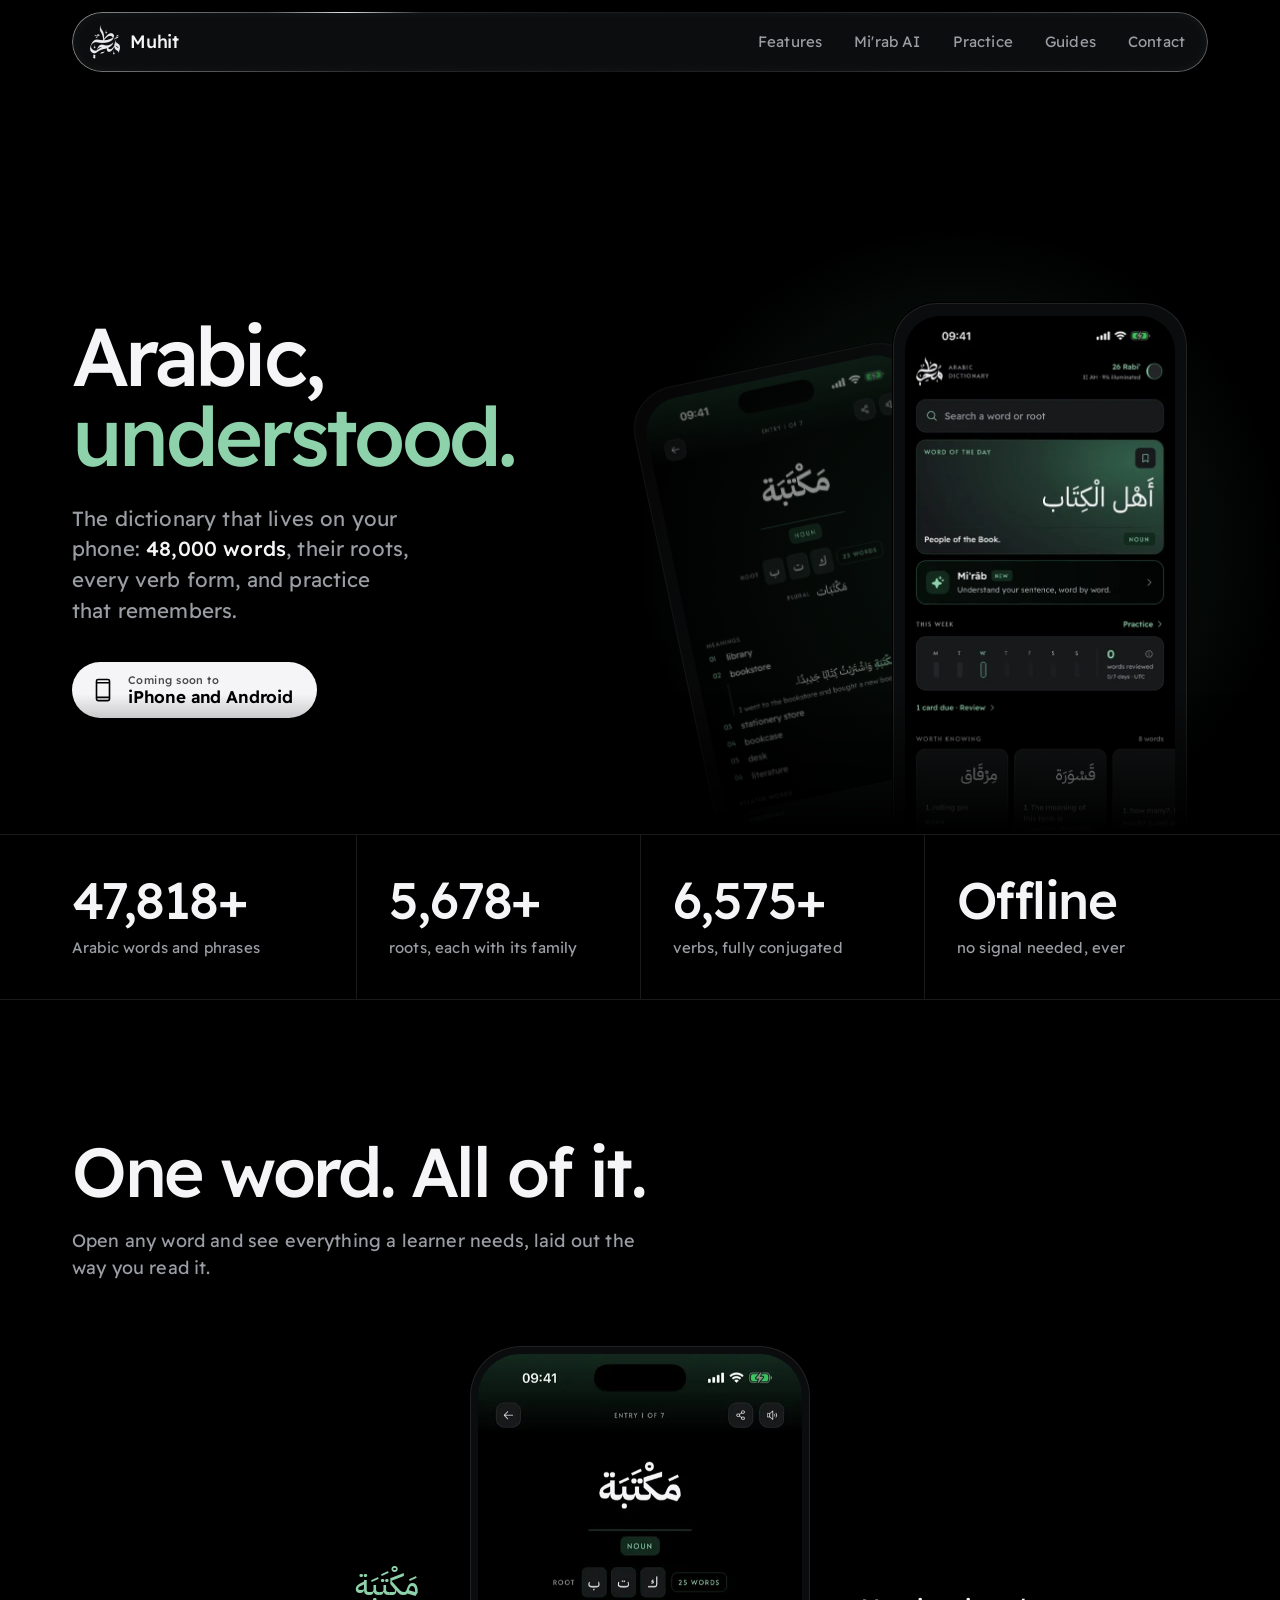
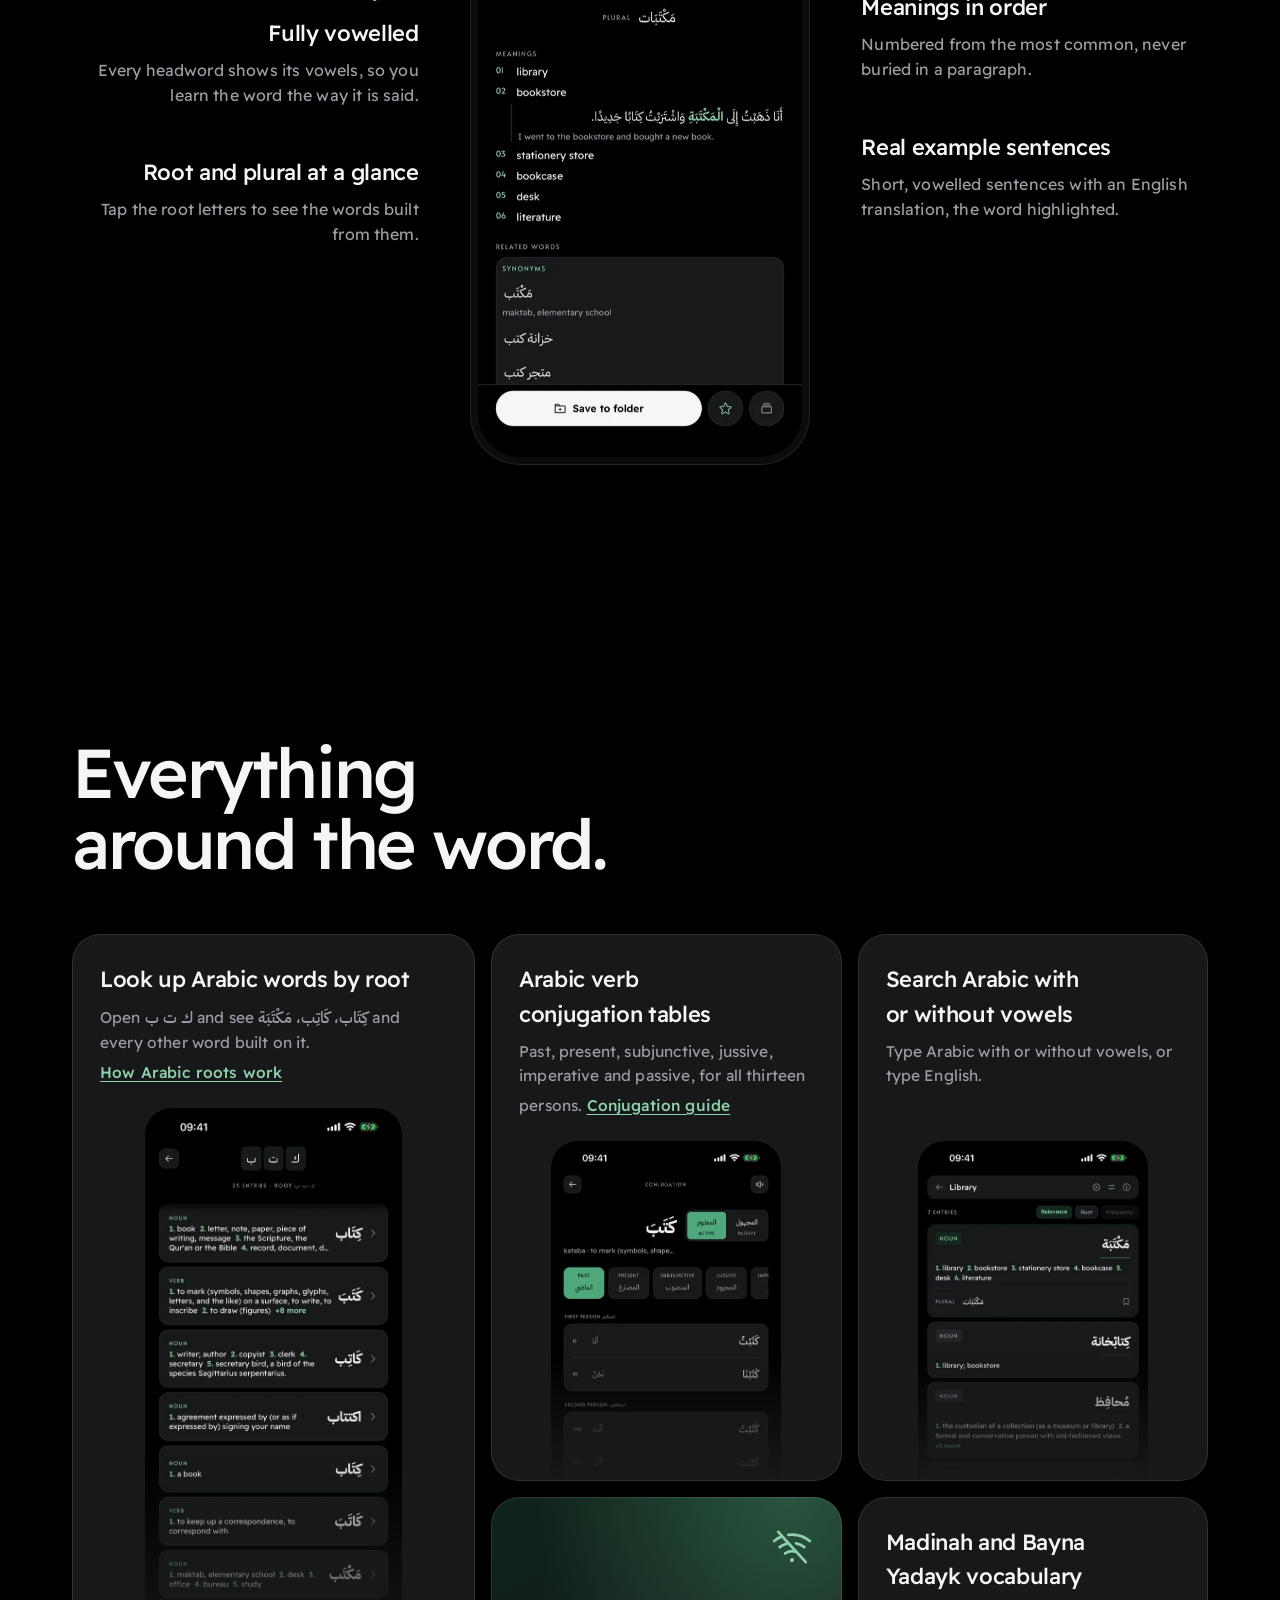
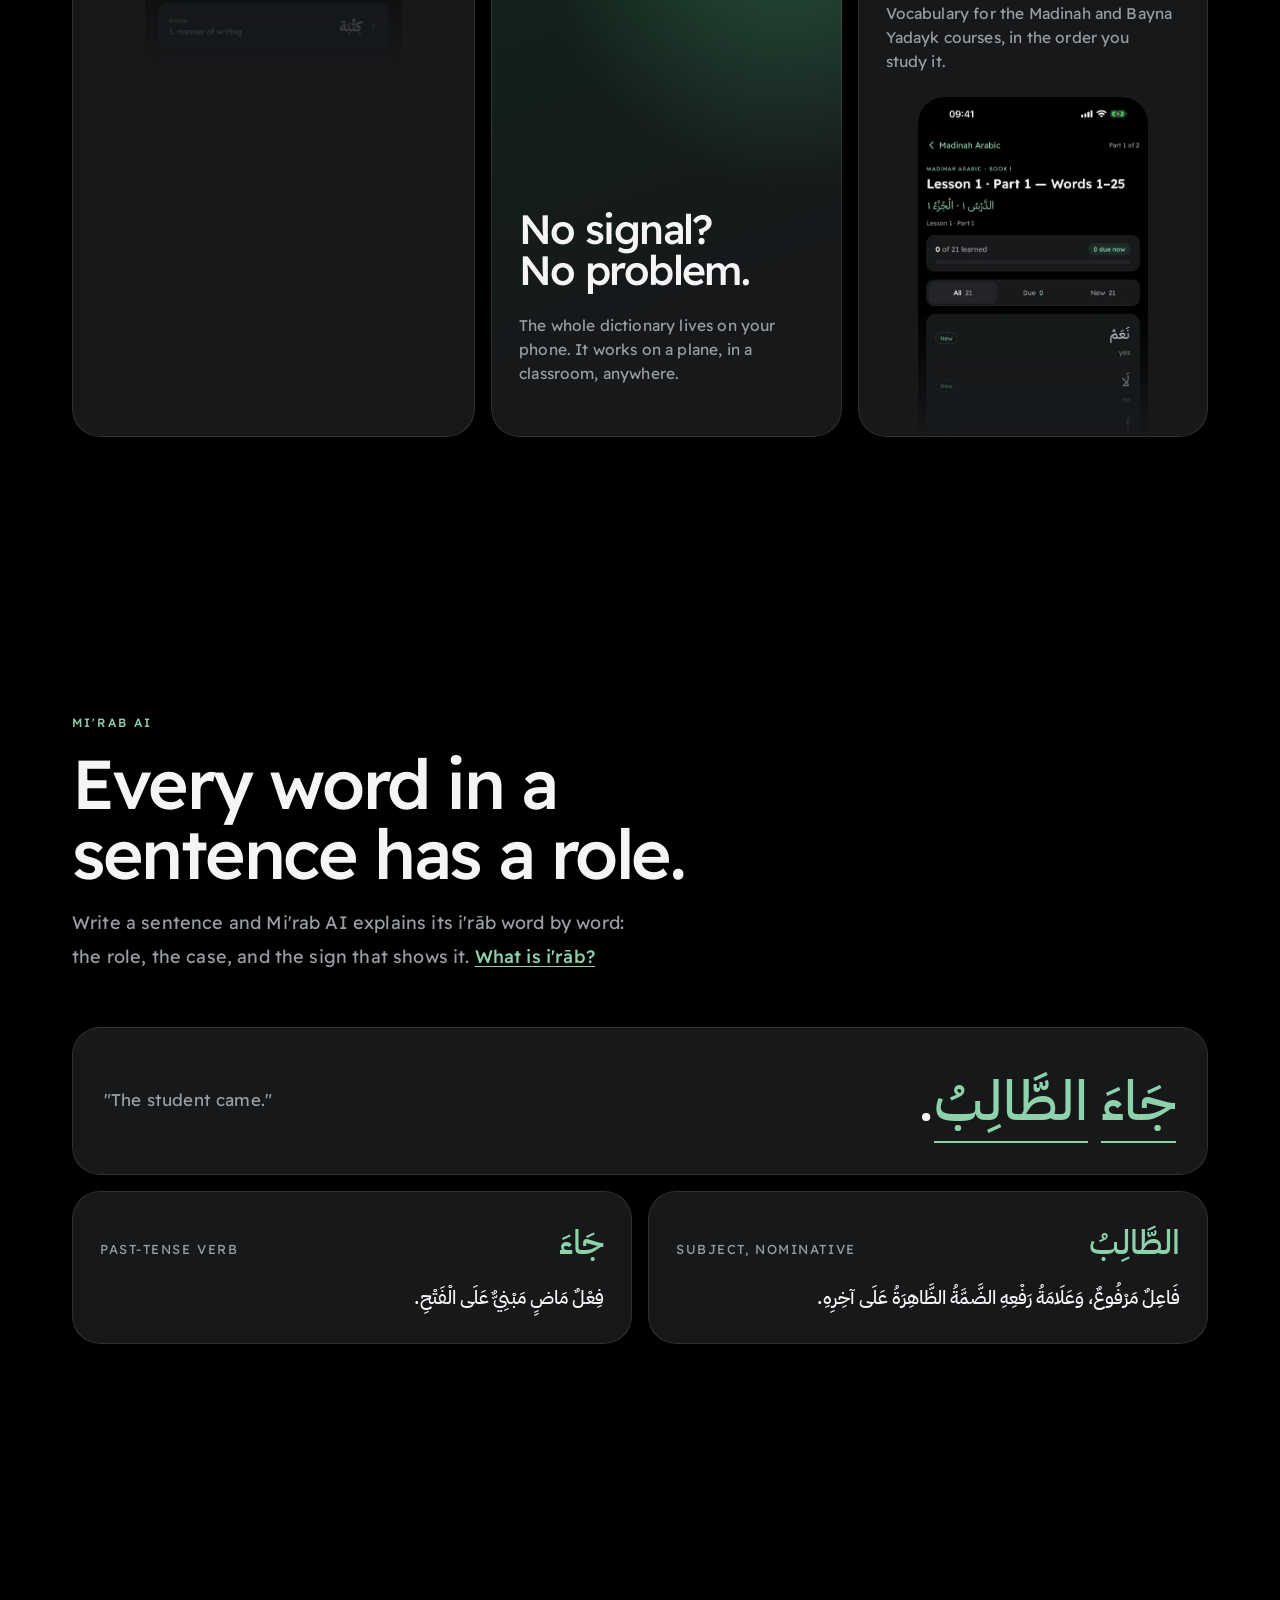
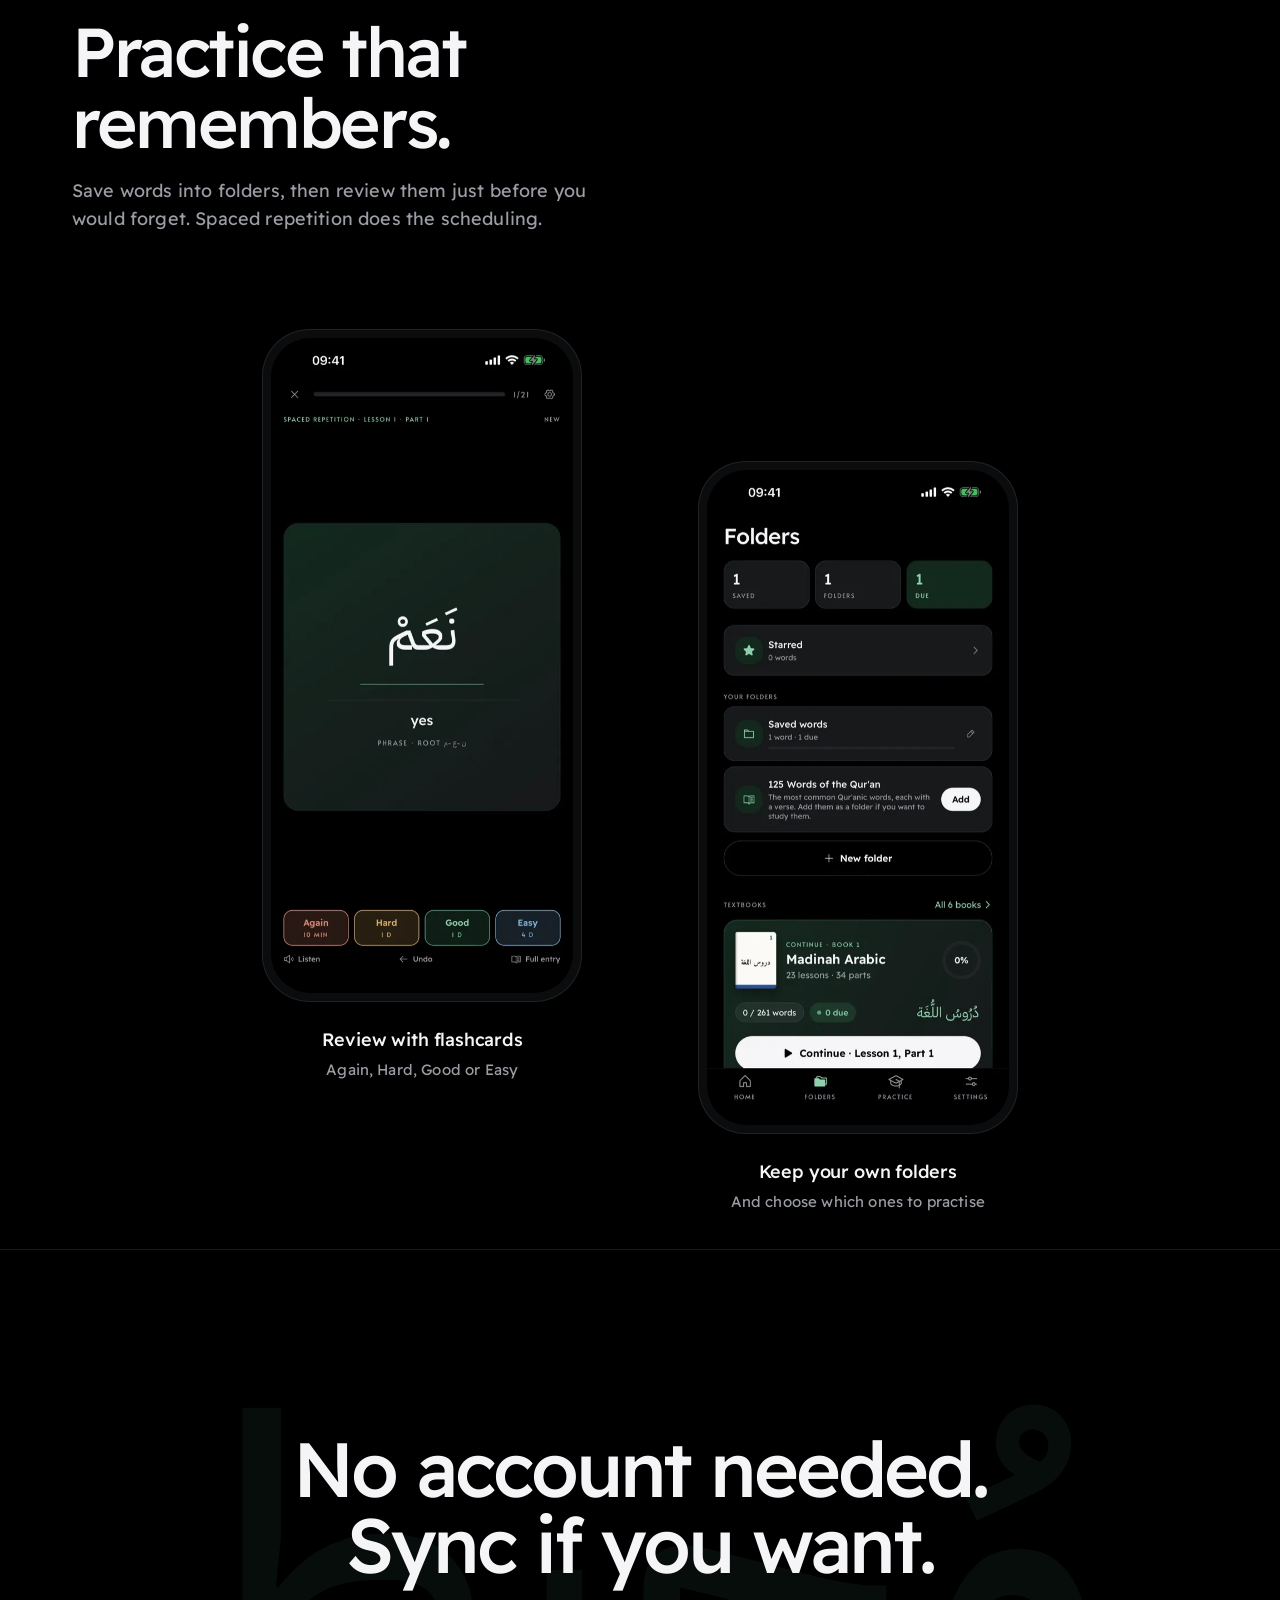
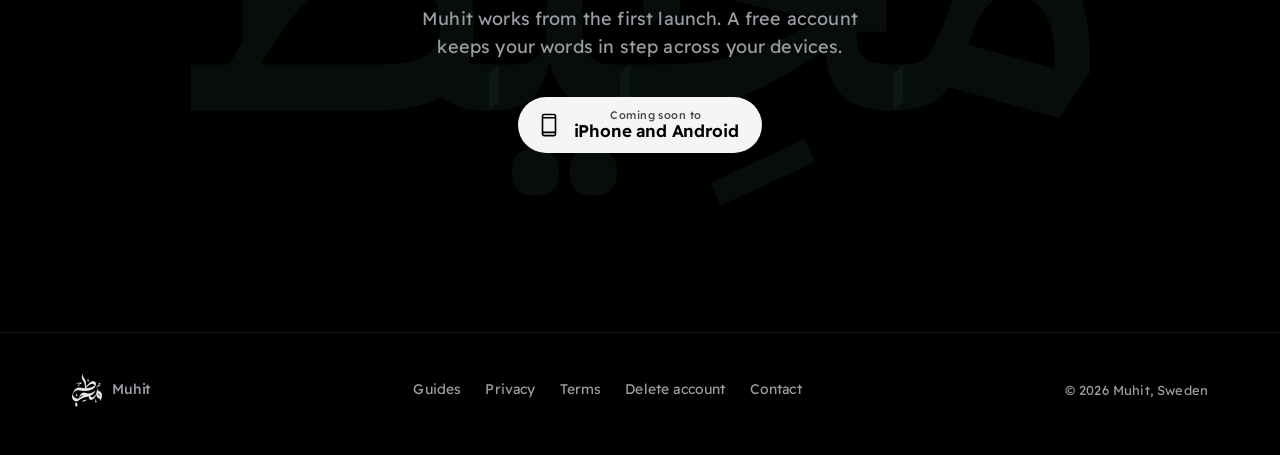
<file: index.html>
<!DOCTYPE html>
<html lang="en">
<head>
<meta charset="utf-8">
<meta name="viewport" content="width=device-width, initial-scale=1, viewport-fit=cover">
<meta http-equiv="Content-Security-Policy" content="default-src 'self'; script-src 'self' 'sha256-PXKem6akuWbCb5ewP8m6E3YfstSqd3wR5G1FWbf0isc='; style-src 'self' 'unsafe-inline'; img-src 'self' data:; font-src 'self'; media-src 'self'; connect-src 'self'; object-src 'none'; base-uri 'self'; form-action 'self'; upgrade-insecure-requests">
<title>Muhit | Offline Arabic dictionary with roots and verb conjugation</title>
<meta name="description" content="Muhit is an offline Arabic and English dictionary with roots, full verb conjugations, textbook vocabulary and spaced-repetition practice.">
<link rel="canonical" href="https://muhit.site/">
<meta name="theme-color" content="#000000">
<meta property="og:type" content="website">
<meta property="og:site_name" content="Muhit">
<meta property="og:title" content="Muhit | Offline Arabic dictionary with roots and verb conjugation">
<meta property="og:description" content="48,000 Arabic words, their roots and every verb form. Works offline.">
<meta property="og:image" content="https://muhit.site/assets/og-image.png">
<meta property="og:image:width" content="1200">
<meta property="og:image:height" content="630">
<meta property="og:url" content="https://muhit.site/">
<meta name="twitter:card" content="summary_large_image">
<link rel="icon" href="/assets/icon.png">
<link rel="apple-touch-icon" href="/assets/icon.png">
<link rel="preload" href="/assets/fonts/ReadexPro-Medium.ttf" as="font" type="font/ttf" crossorigin>
<link rel="stylesheet" href="/assets/style.css?v=606be1e4">
<script type="application/ld+json">[{"@context": "https://schema.org", "@type": "MobileApplication", "name": "Muhit", "alternateName": "مُحِيط", "applicationCategory": "EducationalApplication", "operatingSystem": "iOS, Android", "description": "Offline Arabic-English dictionary with 48,000+ vowelled words, roots, full verb conjugation tables, textbook vocabulary, spaced-repetition practice and Mi'rab AI sentence analysis.", "inLanguage": ["en", "ar"], "url": "https://muhit.site/", "image": "https://muhit.site/assets/og-image.png", "publisher": {"@type": "Organization", "name": "Muhit", "url": "https://muhit.site", "logo": "https://muhit.site/assets/icon.png", "email": "admin@muhit.site"}}, {"@context": "https://schema.org", "@type": "WebSite", "name": "Muhit", "url": "https://muhit.site/"}]</script>
<script>document.documentElement.classList.add("js");setTimeout(function(){document.documentElement.classList.add("revealed")},2500);</script>
</head>
<body>
<a class="skip" href="#main">Skip to content</a>

<header class="nav">
  <div class="wrap glass">
    <a class="brand" href="/" aria-label="Muhit home"><img src="/assets/logo-sm.png" alt="" width="30" height="34">Muhit</a>
    <nav aria-label="Main">
      <ul class="nav-links">
        <li class="hide-sm"><a href="#features">Features</a></li>
        <li class="hide-sm"><a href="#mirab">Mi'rab AI</a></li>
        <li class="hide-md"><a href="#practice">Practice</a></li>
        <li><a href="/guides/">Guides</a></li>
        <li><a href="mailto:admin@muhit.site">Contact</a></li>
      </ul>
    </nav>
  </div>
</header>

<main id="main">
  <section class="hero">
    <div class="wrap hero-grid">
      <div class="hero-copy">
        <h1><span class="line" data-reveal>Arabic,</span> <span class="line" data-reveal style="--d:110ms"><em>understood.</em></span></h1>
        <p class="hero-sub" data-reveal style="--d:220ms">The dictionary that lives on your phone: <strong>48,000 words</strong>, their roots, every verb form, and practice that remembers.</p>
        <div class="hero-cta" data-reveal style="--d:320ms">
          <span class="store" role="img" aria-label="Coming soon to iPhone and Android">
            <svg viewBox="0 0 256 256" fill="currentColor" aria-hidden="true"><path d="M176 16H80a24 24 0 0 0-24 24v176a24 24 0 0 0 24 24h96a24 24 0 0 0 24-24V40a24 24 0 0 0-24-24M72 64h112v128H72Zm8-32h96a8 8 0 0 1 8 8v8H72v-8a8 8 0 0 1 8-8m96 192H80a8 8 0 0 1-8-8v-8h112v8a8 8 0 0 1-8 8"/></svg>
            <span><small>Coming soon to</small><b>iPhone and Android</b></span>
          </span>
        </div>
      </div>
      <div class="hero-phones" aria-hidden="true">
        <div class="phone back"><img src="/assets/img/02-word.webp" alt="" width="543" height="1180" fetchpriority="low"></div>
        <div class="phone front" data-reveal style="--d:160ms"><img src="/assets/img/01-home.webp" alt="" width="543" height="1180" fetchpriority="high"></div>
      </div>
    </div>
  </section>

  <section class="numbers" aria-label="Muhit in numbers">
    <div class="wrap">
      <ul>
        <li data-reveal><b>48,000+</b><span>Arabic words and phrases</span></li>
        <li data-reveal style="--d:60ms"><b>5,700+</b><span>roots, each with its family</span></li>
        <li data-reveal style="--d:120ms"><b>6,600+</b><span>verbs, fully conjugated</span></li>
        <li data-reveal style="--d:180ms"><b>Offline</b><span>no signal needed, ever</span></li>
      </ul>
    </div>
  </section>

  <section class="section" aria-labelledby="anatomy-title">
    <div class="wrap">
      <h2 class="section-title" id="anatomy-title" data-reveal>One word. All of it.</h2>
      <p class="section-lead" data-reveal style="--d:80ms">Open any word and see everything a learner needs, laid out the way you read it.</p>
      <div class="anatomy">
        <div class="notes left">
          <div class="note-item" data-reveal><span class="ar" lang="ar" dir="rtl">مَكْتَبَة</span><h3>Fully vowelled</h3><p>Every headword shows its vowels, so you learn the word the way it is said.</p></div>
          <div class="note-item" data-reveal style="--d:80ms"><h3>Root and plural at a glance</h3><p>Tap the root letters to see the words built from them.</p></div>
        </div>
        <div class="phone" data-reveal style="--d:120ms"><img src="/assets/img/02-word.webp" alt="Muhit's page for مَكْتَبَة: its meanings, root ك ت ب, plural مَكْتَبَات and an example sentence." width="543" height="1180" loading="lazy"></div>
        <div class="notes">
          <div class="note-item" data-reveal style="--d:160ms"><h3>Meanings in order</h3><p>Numbered from the most common, never buried in a paragraph.</p></div>
          <div class="note-item" data-reveal style="--d:220ms"><h3>Real example sentences</h3><p>Short, vowelled sentences with an English translation, the word highlighted.</p></div>
        </div>
      </div>
    </div>
  </section>

  <section class="section" id="features" aria-labelledby="features-title">
    <div class="wrap">
      <h2 class="section-title" id="features-title" data-reveal>Everything around the word.</h2>
      <div class="bento">
        <article class="tile tile-roots" data-reveal>
          <h3>Look up Arabic words by root</h3>
          <p>Open <span class="ar" lang="ar" dir="rtl">ك ت ب</span> and see <span class="ar" lang="ar" dir="rtl">كِتَاب، كَاتِب، مَكْتَبَة</span> and every other word built on it. <a class="more-link" href="/guides/arabic-roots/">How Arabic roots work</a></p>
          <div class="shot"><img src="/assets/img/04-root.webp" alt="The root ك ت ب in Muhit, listing 25 related words." width="543" height="1180" loading="lazy"></div>
        </article>
        <article class="tile" data-reveal style="--d:60ms">
          <h3>Arabic verb conjugation tables</h3>
          <p>Past, present, subjunctive, jussive, imperative and passive, for all thirteen persons. <a class="more-link" href="/guides/arabic-verb-conjugation/">Conjugation guide</a></p>
          <div class="shot"><img src="/assets/img/08-conjugation.webp" alt="The full conjugation table for كَتَبَ." width="543" height="1180" loading="lazy"></div>
        </article>
        <article class="tile" data-reveal style="--d:120ms">
          <h3>Search Arabic with or without vowels</h3>
          <p>Type Arabic with or without vowels, or type English.</p>
          <div class="shot"><img src="/assets/img/03-search.webp" alt="Searching for library returns مَكْتَبَة first." width="543" height="1180" loading="lazy"></div>
        </article>
        <article class="tile tile-offline" data-reveal style="--d:60ms">
          <svg class="glyph" viewBox="0 0 256 256" fill="currentColor" aria-hidden="true"><path d="M213.92 210.62a8 8 0 1 1-11.84 10.76l-52-57.15a60 60 0 0 0-57.41 7.24 8 8 0 1 1-9.42-12.93A75.43 75.43 0 0 1 128 144c1.28 0 2.55 0 3.82.1l-26.92-29.61A108 108 0 0 0 61 135.31 8 8 0 0 1 49.73 134 8 8 0 0 1 51 122.77a124.3 124.3 0 0 1 41.71-21.66L69.37 75.4a155.4 155.4 0 0 0-40.29 24A8 8 0 0 1 18.92 87 171.9 171.9 0 0 1 58 62.86L42.08 45.38a8 8 0 1 1 11.84-10.76ZM128 192a12 12 0 1 0 12 12 12 12 0 0 0-12-12M237.08 87A172.3 172.3 0 0 0 106 49.4a8 8 0 1 0 2 15.87A158 158 0 0 1 128 64a156.25 156.25 0 0 1 98.92 35.37A8 8 0 0 0 237.08 87M195 135.31a8 8 0 0 0 11.24-1.3 8 8 0 0 0-1.3-11.24 124.25 124.25 0 0 0-51.73-24.2 8 8 0 1 0-3.21 15.67 108.1 108.1 0 0 1 45 21.07"/></svg>
          <h3 class="big">No signal?<br>No problem.</h3>
          <p>The whole dictionary lives on your phone. It works on a plane, in a classroom, anywhere.</p>
        </article>
        <article class="tile" data-reveal style="--d:120ms">
          <h3>Madinah and Bayna Yadayk vocabulary</h3>
          <p>Vocabulary for the Madinah and Bayna Yadayk courses, in the order you study it.</p>
          <div class="shot"><img src="/assets/img/10-lesson.webp" alt="Lesson 1, Part 1 of the Madinah Arabic course in Muhit." width="543" height="1180" loading="lazy"></div>
        </article>
      </div>
    </div>
  </section>

  <section class="section mirab" id="mirab" aria-labelledby="mirab-title">
    <div class="wrap">
      <div class="mirab-head">
        <span class="label" data-reveal>Mi'rab AI</span>
        <h2 class="section-title" id="mirab-title" data-reveal style="--d:60ms; margin-top: 14px; max-width: 18ch">Every word in a sentence has a role.</h2>
        <p class="section-lead" data-reveal style="--d:120ms">Write a sentence and Mi'rab AI explains its i'rāb word by word: the role, the case, and the sign that shows it. <a class="more-link" href="/guides/what-is-irab/">What is i'rāb?</a></p>
      </div>
      <div class="mirab-demo" aria-label="Example analysis">
        <div class="sentence" data-reveal>
          <span class="tr">"The student came."</span>
          <span class="ar" lang="ar" dir="rtl"><span data-w="1">جَاءَ</span> <span data-w="2">الطَّالِبُ</span>.</span>
        </div>
        <div class="irab" data-for="1" data-reveal style="--d:80ms">
          <div class="top-row"><span class="role">Past-tense verb</span><span class="ar word" lang="ar">جَاءَ</span></div>
          <span class="ar why" lang="ar" dir="rtl">فِعْلٌ مَاضٍ مَبْنِيٌّ عَلَى الْفَتْحِ.</span>
        </div>
        <div class="irab" data-for="2" data-reveal style="--d:140ms">
          <div class="top-row"><span class="role">Subject, nominative</span><span class="ar word" lang="ar">الطَّالِبُ</span></div>
          <span class="ar why" lang="ar" dir="rtl">فَاعِلٌ مَرْفُوعٌ، وَعَلَامَةُ رَفْعِهِ الضَّمَّةُ الظَّاهِرَةُ عَلَى آخِرِهِ.</span>
        </div>
      </div>
    </div>
  </section>

  <section class="section" id="practice" aria-labelledby="practice-title">
    <div class="wrap">
      <h2 class="section-title" id="practice-title" data-reveal>Practice that remembers.</h2>
      <p class="section-lead" data-reveal style="--d:80ms">Save words into folders, then review them just before you would forget. Spaced repetition does the scheduling.</p>
      <div class="gallery">
        <figure data-reveal>
          <div class="phone"><img src="/assets/img/11-flashcard.webp" alt="A flashcard for نَعَمْ, yes, with Again, Hard, Good and Easy buttons." width="543" height="1180" loading="lazy"></div>
          <figcaption><b>Review with flashcards</b><span>Again, Hard, Good or Easy</span></figcaption>
        </figure>
        <figure data-reveal style="--d:100ms">
          <div class="phone"><img src="/assets/img/09-folders.webp" alt="Folders: saved words, starred words and textbooks." width="543" height="1180" loading="lazy"></div>
          <figcaption><b>Keep your own folders</b><span>And choose which ones to practise</span></figcaption>
        </figure>
      </div>
    </div>
  </section>

  <section class="closing" aria-labelledby="closing-title">
    <span class="watermark ar" lang="ar" aria-hidden="true">مُحِيط</span>
    <div class="wrap">
      <h2 id="closing-title" data-reveal>No account needed.<br>Sync if you want.</h2>
      <p data-reveal style="--d:80ms">Muhit works from the first launch. A free account keeps your words in step across your devices.</p>
      <span class="store" role="img" aria-label="Coming soon to iPhone and Android" data-reveal style="--d:160ms">
        <svg viewBox="0 0 256 256" fill="currentColor" aria-hidden="true"><path d="M176 16H80a24 24 0 0 0-24 24v176a24 24 0 0 0 24 24h96a24 24 0 0 0 24-24V40a24 24 0 0 0-24-24M72 64h112v128H72Zm8-32h96a8 8 0 0 1 8 8v8H72v-8a8 8 0 0 1 8-8m96 192H80a8 8 0 0 1-8-8v-8h112v8a8 8 0 0 1-8 8"/></svg>
        <span><small>Coming soon to</small><b>iPhone and Android</b></span>
      </span>
    </div>
  </section>
</main>

<footer class="footer">
  <div class="wrap">
    <a class="brand" href="/"><img src="/assets/logo-sm.png" alt="" width="30" height="34">Muhit</a>
    <nav aria-label="Site"><a href="/guides/">Guides</a><a href="/privacy/">Privacy</a><a href="/terms/">Terms</a><a href="/delete-account/">Delete account</a><a href="mailto:admin@muhit.site">Contact</a></nav>
    <small>© 2026 Muhit, Sweden</small>
  </div>
</footer>

<script src="/assets/site.js?v=0b70996f" defer></script>
</body>
</html>
</file>
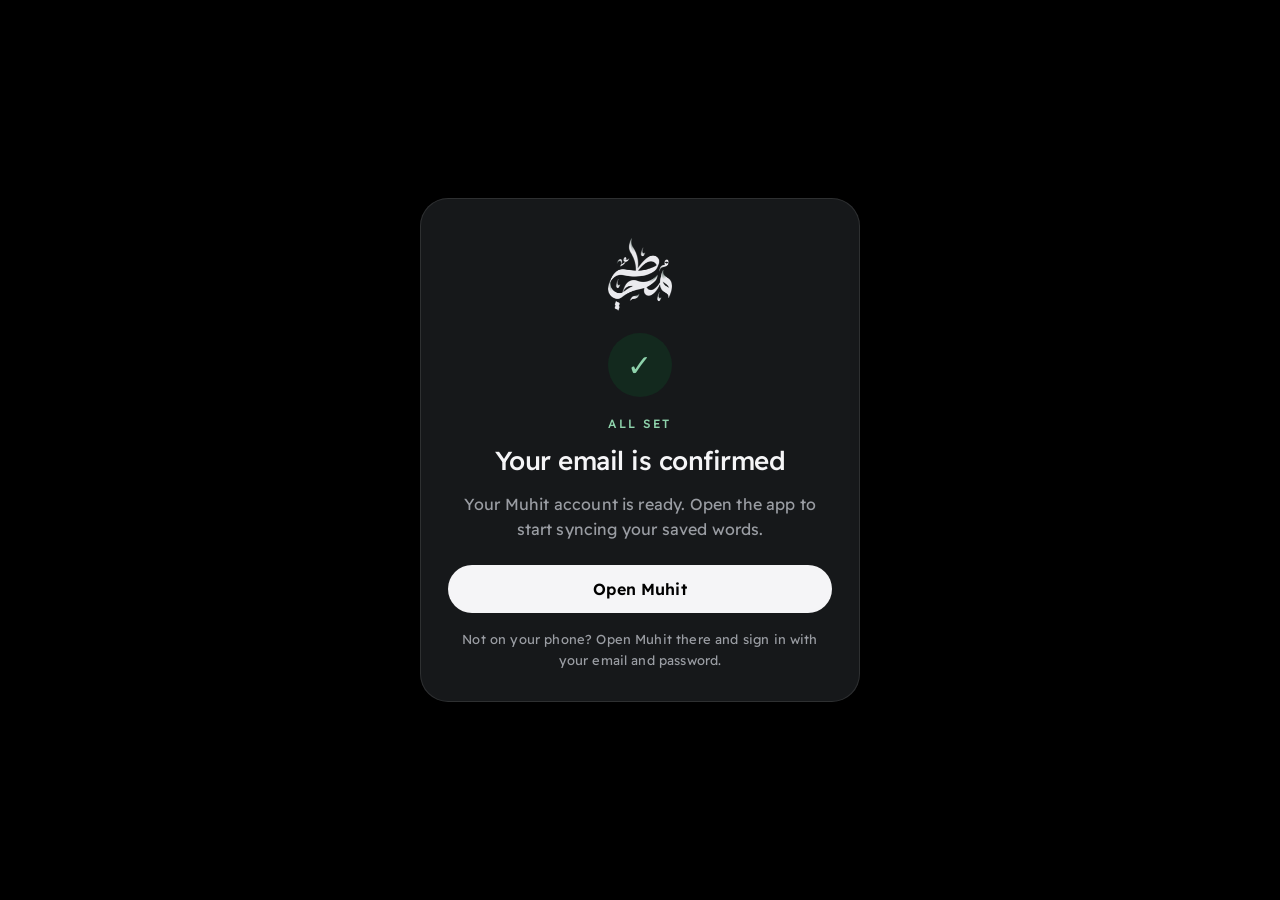
<file: confirmed/index.html>
<!DOCTYPE html>
<html lang="en">
<head>
<meta charset="utf-8">
<meta name="viewport" content="width=device-width, initial-scale=1">
<meta http-equiv="Content-Security-Policy" content="default-src 'self'; script-src 'self' 'sha256-y0PktJ8KQmhOtwcmOTm25Zlng7rXprsD6ghTp9Exdg4='; style-src 'self' 'unsafe-inline'; img-src 'self' data:; font-src 'self'; media-src 'self'; connect-src 'self'; object-src 'none'; base-uri 'self'; form-action 'self'; upgrade-insecure-requests">
<meta name="referrer" content="no-referrer">
<meta name="robots" content="noindex">
<title>Email confirmed | Muhit</title>
<meta name="theme-color" content="#000000">
<link rel="icon" href="/assets/icon.png">
<link rel="stylesheet" href="/assets/style.css?v=606be1e4">
</head>
<body>
<main class="center">
  <div class="panel">
    <a href="/"><img class="logo" src="/assets/logo-sm.png" alt="Muhit"></a>

    <div id="ok">
      <div class="badge">✓</div>
      <div class="label">All set</div>
      <h1>Your email is confirmed</h1>
      <p>Your Muhit account is ready. Open the app to start syncing your saved words.</p>
      <a id="open" class="btn" href="muhit://auth/callback">Open Muhit</a>
      <p class="hint">Not on your phone? Open Muhit there and sign in with your email and password.</p>
    </div>

    <div id="bad" hidden>
      <div class="badge bad">!</div>
      <div class="label">Link not valid</div>
      <h1>This link has already been used or has expired</h1>
      <p id="bad-text">If you already confirmed your email, just open Muhit and sign in. Otherwise, request a new link from the app.</p>
      <a class="btn" href="muhit://">Open Muhit</a>
    </div>
  </div>
</main>
<script>
  // Supabase lands here after checking the link: ?code=… on success,
  // ?error_code=… or #error_code=… when the link was used or expired.
  // The button hands the code to the app, which finishes signing in.
  // No automatic redirect: Safari shows an error if the app isn't installed.
  var q = new URLSearchParams(location.search);
  var h = new URLSearchParams(location.hash.slice(1));
  var error = q.get("error_code") || h.get("error_code") || q.get("error") || h.get("error");
  var code = q.get("code");
  if (error) {
    document.getElementById("ok").hidden = true;
    document.getElementById("bad").hidden = false;
  } else if (code) {
    document.getElementById("open").href = "muhit://auth/callback?code=" + encodeURIComponent(code);
  }
</script>
</body>
</html>
</file>
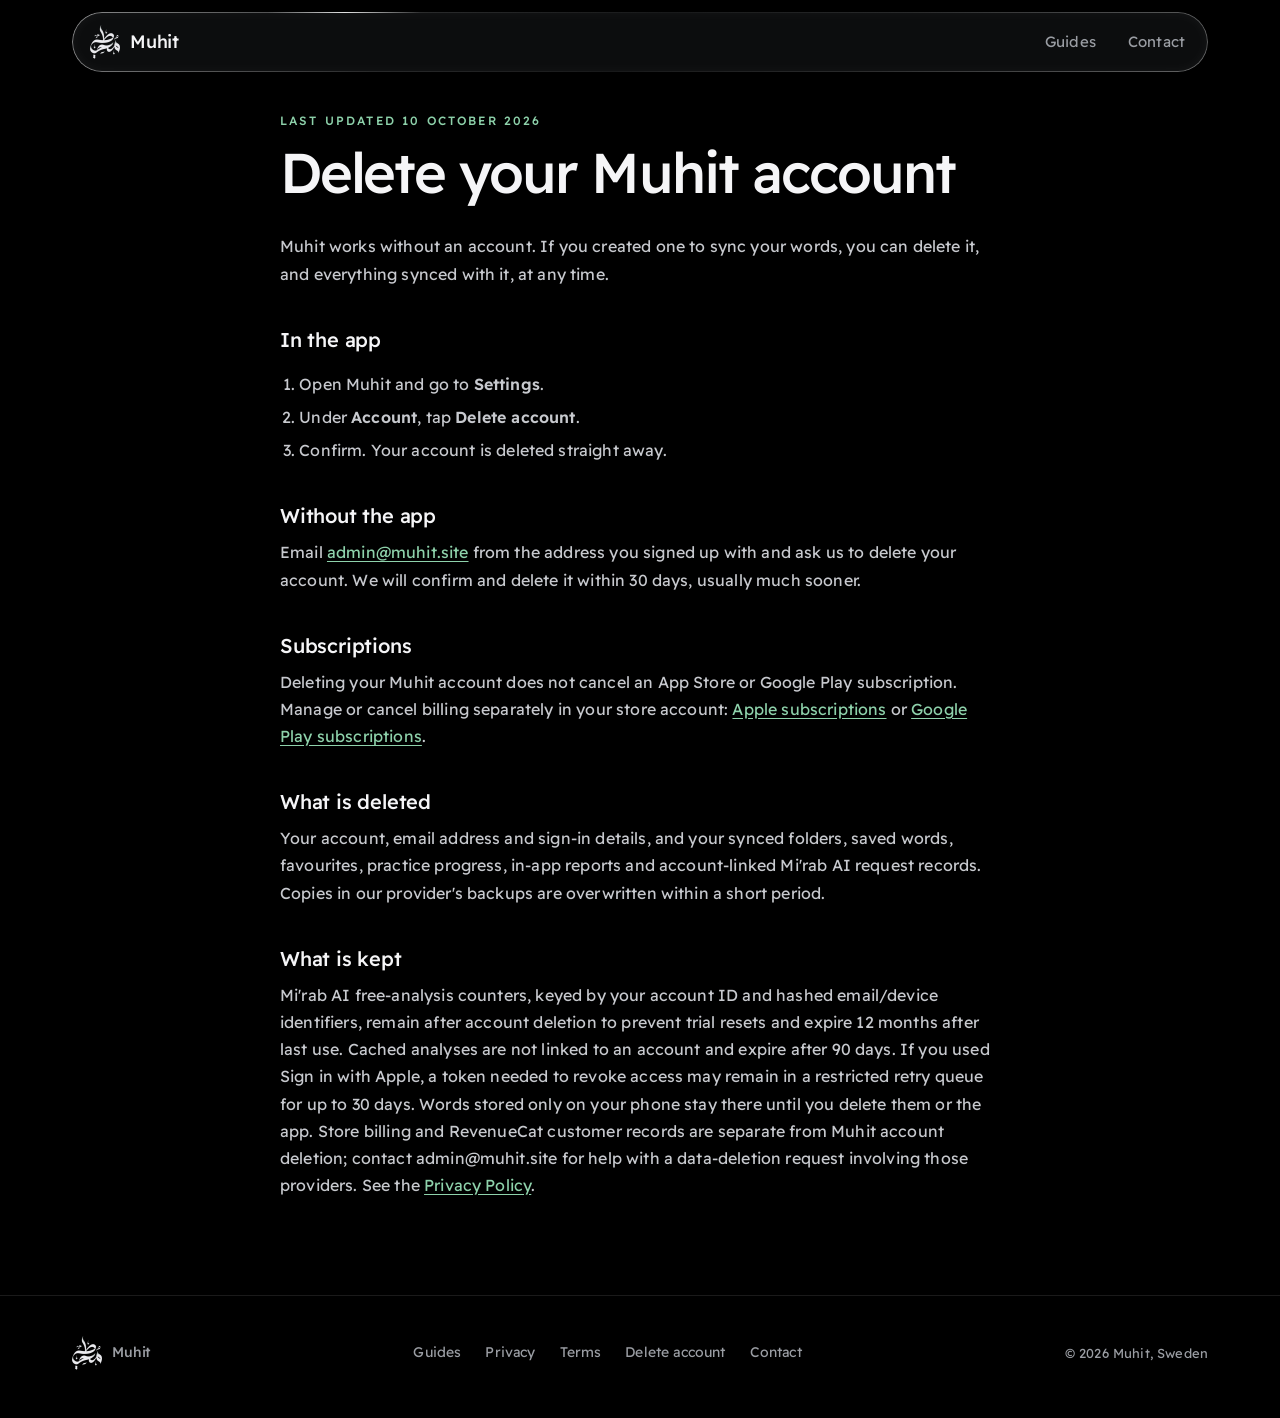
<file: delete-account/index.html>
<!DOCTYPE html>
<html lang="en">
<head>
<meta charset="utf-8">
<meta name="viewport" content="width=device-width, initial-scale=1">
<!-- GitHub Pages sends no security headers; this is the page's policy (no third-party code). -->
<meta http-equiv="Content-Security-Policy" content="default-src 'self'; script-src 'self'; style-src 'self' 'unsafe-inline'; img-src 'self' data:; font-src 'self'; media-src 'self'; connect-src 'self'; object-src 'none'; base-uri 'self'; form-action 'self'; upgrade-insecure-requests">
<title>Delete your Muhit account | Muhit</title>
<meta name="description" content="How to delete your Muhit account and its synced data, in the app or by email, and what is removed.">
<link rel="canonical" href="https://muhit.site/delete-account/">
<meta name="theme-color" content="#000000">
<meta property="og:type" content="article">
<meta property="og:site_name" content="Muhit">
<meta property="og:title" content="Delete your Muhit account">
<meta property="og:description" content="How to delete your Muhit account and its synced data, in the app or by email, and what is removed.">
<meta property="og:url" content="https://muhit.site/delete-account/">
<meta property="og:image" content="https://muhit.site/assets/og-image.png">
<meta name="twitter:card" content="summary_large_image">
<link rel="icon" href="/assets/icon.png">
<link rel="stylesheet" href="/assets/style.css?v=606be1e4">
</head>
<body>
<a class="skip" href="#main">Skip to content</a>
<header class="nav">
  <div class="wrap glass">
    <a class="brand" href="/" aria-label="Muhit home"><img src="/assets/logo-sm.png" alt="" width="30" height="34">Muhit</a>
    <nav aria-label="Main"><ul class="nav-links"><li><a href="/guides/">Guides</a></li><li><a href="mailto:admin@muhit.site">Contact</a></li></ul></nav>
  </div>
</header>
<div class="wrap doc">
  <main id="main">
    <div class="label">Last updated 10 October 2026</div>
    <h1>Delete your Muhit account</h1>
    <p>Muhit works without an account. If you created one to sync your words, you can delete it, and everything synced with it, at any time.</p>
    <h2>In the app</h2>
    <ol><li>Open Muhit and go to <b>Settings</b>.</li><li>Under <b>Account</b>, tap <b>Delete account</b>.</li><li>Confirm. Your account is deleted straight away.</li></ol>
    <h2>Without the app</h2>
    <p>Email <a href="mailto:admin@muhit.site?subject=Delete%20my%20Muhit%20account">admin@muhit.site</a> from the address you signed up with and ask us to delete your account. We will confirm and delete it within 30 days, usually much sooner.</p>
    <h2>Subscriptions</h2>
    <p>Deleting your Muhit account does not cancel an App Store or Google Play subscription. Manage or cancel billing separately in your store account: <a href="https://apps.apple.com/account/subscriptions">Apple subscriptions</a> or <a href="https://play.google.com/store/account/subscriptions">Google Play subscriptions</a>.</p>
    <h2>What is deleted</h2>
    <p>Your account, email address and sign-in details, and your synced folders, saved words, favourites, practice progress, in-app reports and account-linked Mi'rab AI request records. Copies in our provider's backups are overwritten within a short period.</p>
    <h2>What is kept</h2>
    <p>Mi'rab AI free-analysis counters, keyed by your account ID and hashed email/device identifiers, remain after account deletion to prevent trial resets and expire 12 months after last use. Cached analyses are not linked to an account and expire after 90 days. If you used Sign in with Apple, a token needed to revoke access may remain in a restricted retry queue for up to 30 days. Words stored only on your phone stay there until you delete them or the app. Store billing and RevenueCat customer records are separate from Muhit account deletion; contact admin@muhit.site for help with a data-deletion request involving those providers. See the <a href="/privacy/">Privacy Policy</a>.</p>
  </main>
</div>
<footer class="footer">
  <div class="wrap">
    <a class="brand" href="/"><img src="/assets/logo-sm.png" alt="" width="30" height="34">Muhit</a>
    <nav aria-label="Site"><a href="/guides/">Guides</a><a href="/privacy/">Privacy</a><a href="/terms/">Terms</a><a href="/delete-account/">Delete account</a><a href="mailto:admin@muhit.site">Contact</a></nav>
    <small>© 2026 Muhit, Sweden</small>
  </div>
</footer>
<script src="/assets/site.js?v=0b70996f" defer></script>
</body>
</html>
</file>
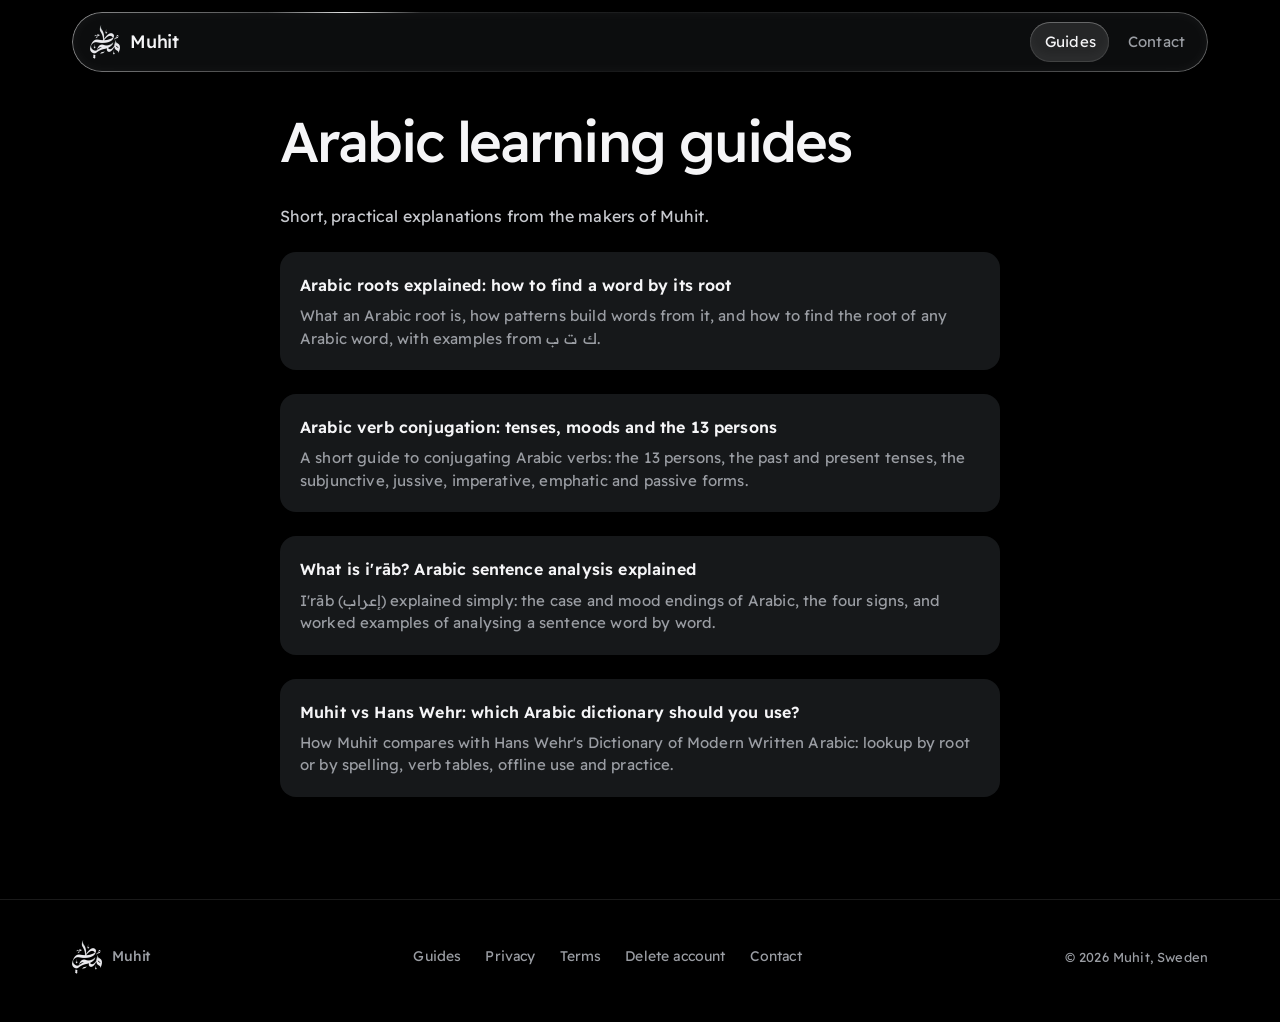
<file: guides/index.html>
<!DOCTYPE html>
<html lang="en">
<head>
<meta charset="utf-8">
<meta name="viewport" content="width=device-width, initial-scale=1">
<!-- GitHub Pages sends no security headers; this is the page's policy (no third-party code). -->
<meta http-equiv="Content-Security-Policy" content="default-src 'self'; script-src 'self'; style-src 'self' 'unsafe-inline'; img-src 'self' data:; font-src 'self'; media-src 'self'; connect-src 'self'; object-src 'none'; base-uri 'self'; form-action 'self'; upgrade-insecure-requests">
<title>Arabic learning guides | Muhit</title>
<meta name="description" content="Short guides to Arabic roots, verb conjugation and i'rāb, from the makers of the Muhit Arabic dictionary.">
<link rel="canonical" href="https://muhit.site/guides/">
<meta name="theme-color" content="#000000">
<meta property="og:type" content="article">
<meta property="og:site_name" content="Muhit">
<meta property="og:title" content="Arabic learning guides">
<meta property="og:description" content="Short guides to Arabic roots, verb conjugation and i'rāb, from the makers of the Muhit Arabic dictionary.">
<meta property="og:url" content="https://muhit.site/guides/">
<meta property="og:image" content="https://muhit.site/assets/og-image.png">
<meta name="twitter:card" content="summary_large_image">
<link rel="icon" href="/assets/icon.png">
<link rel="stylesheet" href="/assets/style.css?v=606be1e4">
</head>
<body>
<a class="skip" href="#main">Skip to content</a>
<header class="nav">
  <div class="wrap glass">
    <a class="brand" href="/" aria-label="Muhit home"><img src="/assets/logo-sm.png" alt="" width="30" height="34">Muhit</a>
    <nav aria-label="Main"><ul class="nav-links"><li><a href="/guides/">Guides</a></li><li><a href="mailto:admin@muhit.site">Contact</a></li></ul></nav>
  </div>
</header>
<div class="wrap doc">
  <main id="main">
    <h1>Arabic learning guides</h1>
    <p>Short, practical explanations from the makers of Muhit.</p>
    <ul class="guide-list"><li><a href="/guides/arabic-roots/"><b>Arabic roots explained: how to find a word by its root</b><span>What an Arabic root is, how patterns build words from it, and how to find the root of any Arabic word, with examples from ك ت ب.</span></a></li><li><a href="/guides/arabic-verb-conjugation/"><b>Arabic verb conjugation: tenses, moods and the 13 persons</b><span>A short guide to conjugating Arabic verbs: the 13 persons, the past and present tenses, the subjunctive, jussive, imperative, emphatic and passive forms.</span></a></li><li><a href="/guides/what-is-irab/"><b>What is i'rāb? Arabic sentence analysis explained</b><span>I'rāb (إعراب) explained simply: the case and mood endings of Arabic, the four signs, and worked examples of analysing a sentence word by word.</span></a></li><li><a href="/compare/muhit-vs-hans-wehr/"><b>Muhit vs Hans Wehr: which Arabic dictionary should you use?</b><span>How Muhit compares with Hans Wehr's Dictionary of Modern Written Arabic: lookup by root or by spelling, verb tables, offline use and practice.</span></a></li></ul>
  </main>
</div>
<footer class="footer">
  <div class="wrap">
    <a class="brand" href="/"><img src="/assets/logo-sm.png" alt="" width="30" height="34">Muhit</a>
    <nav aria-label="Site"><a href="/guides/">Guides</a><a href="/privacy/">Privacy</a><a href="/terms/">Terms</a><a href="/delete-account/">Delete account</a><a href="mailto:admin@muhit.site">Contact</a></nav>
    <small>© 2026 Muhit, Sweden</small>
  </div>
</footer>
<script src="/assets/site.js?v=0b70996f" defer></script>
</body>
</html>
</file>
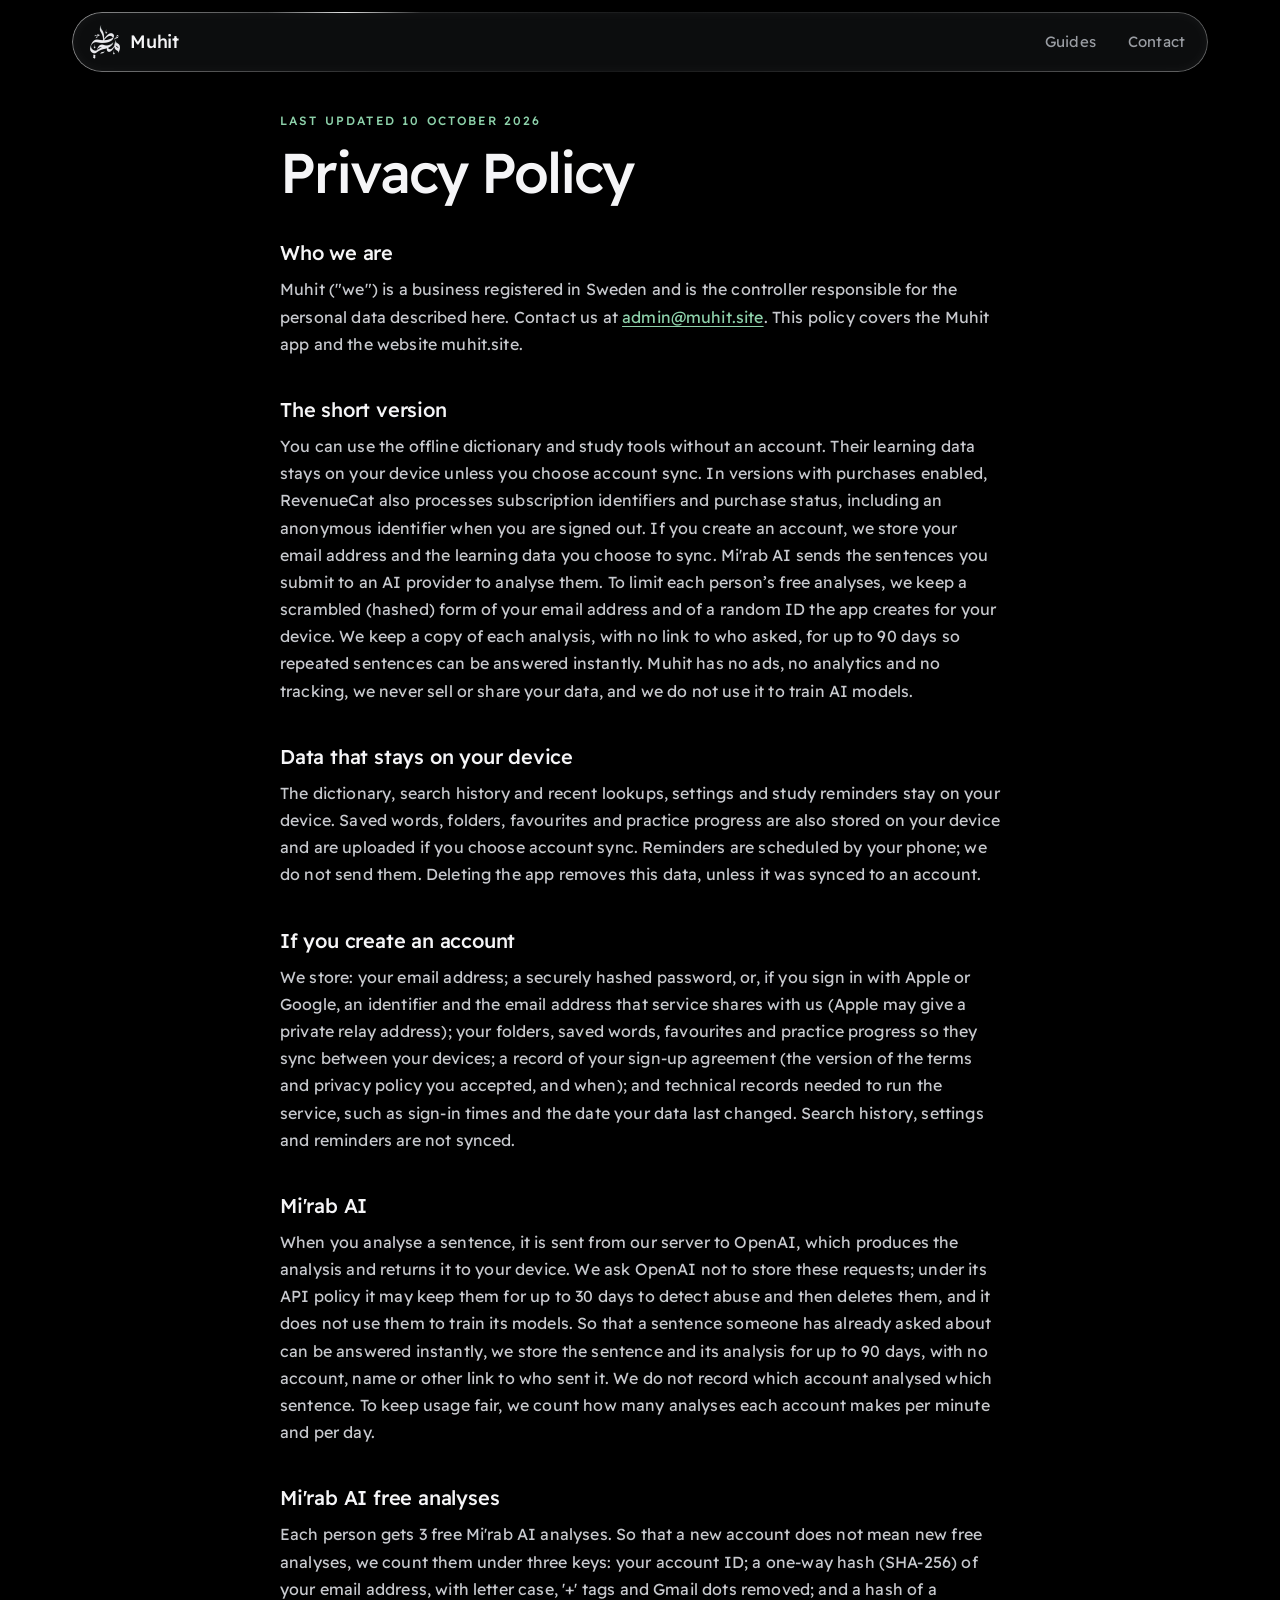
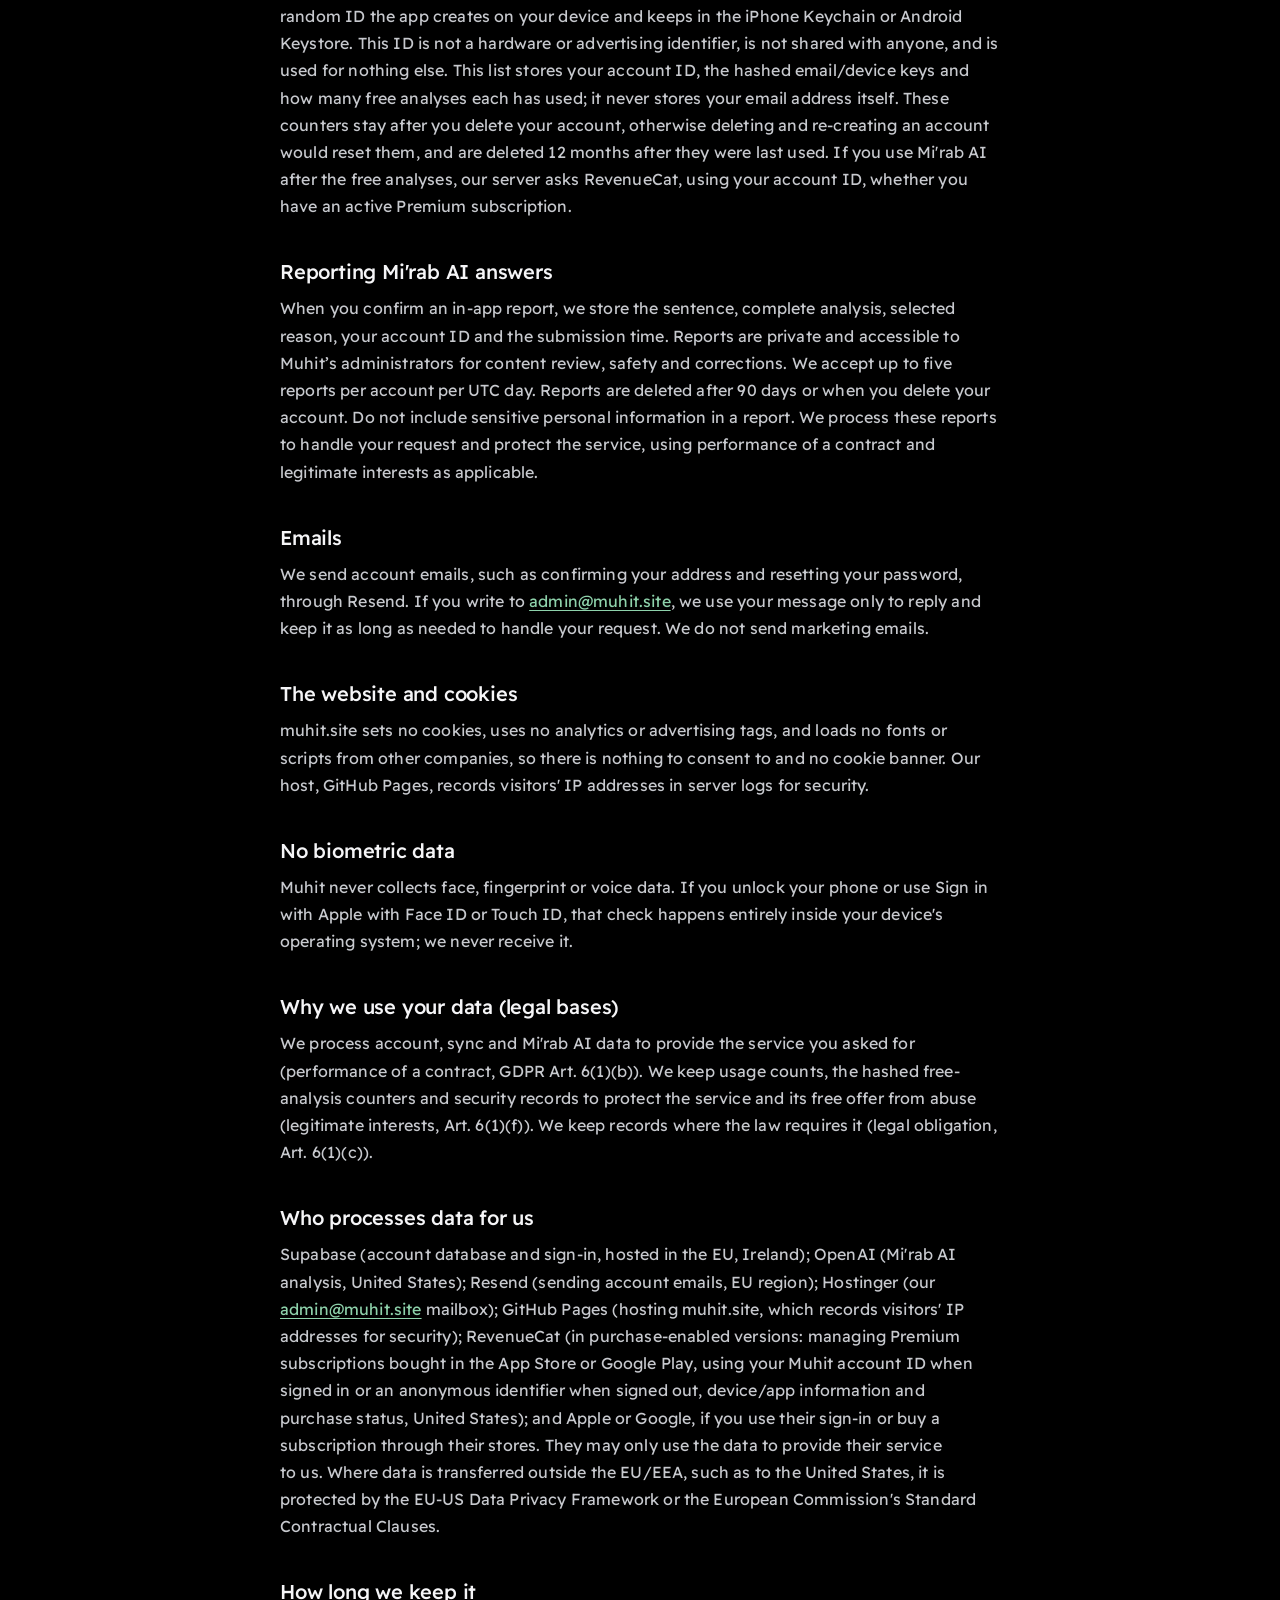
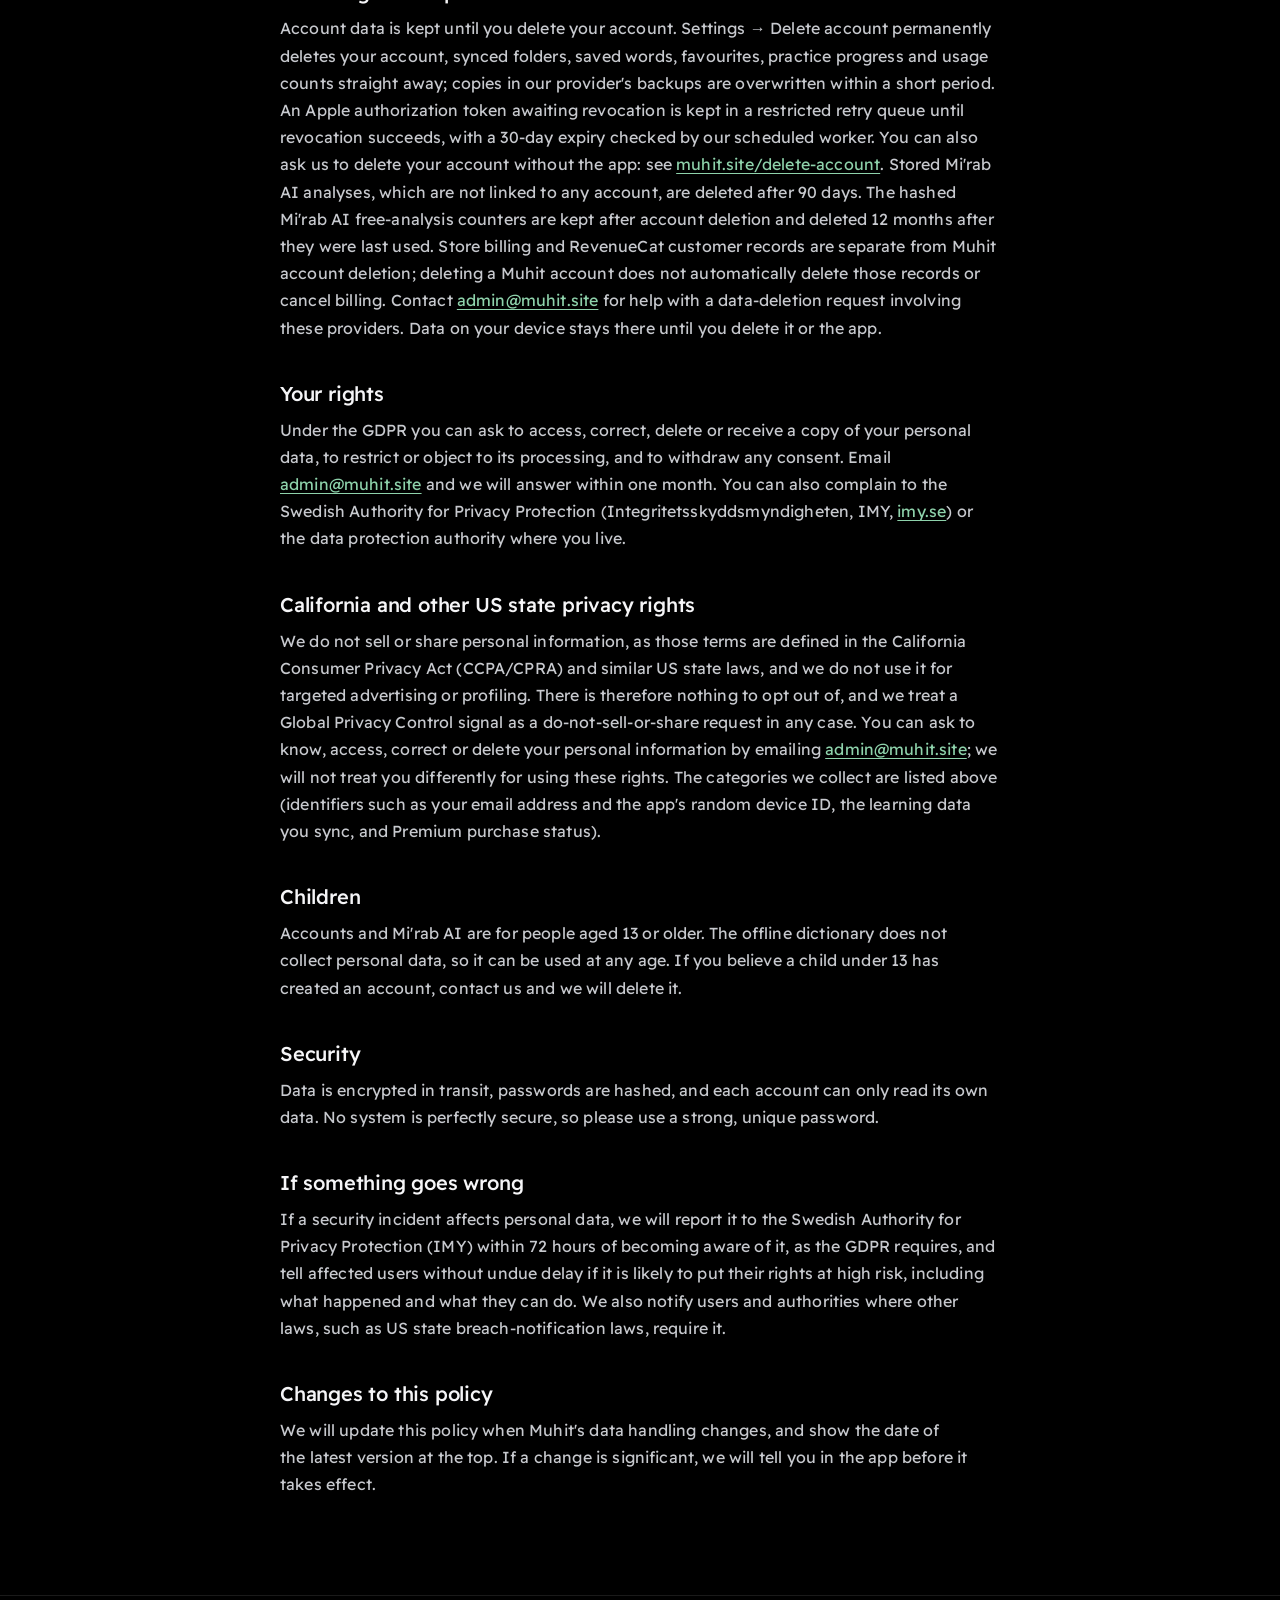
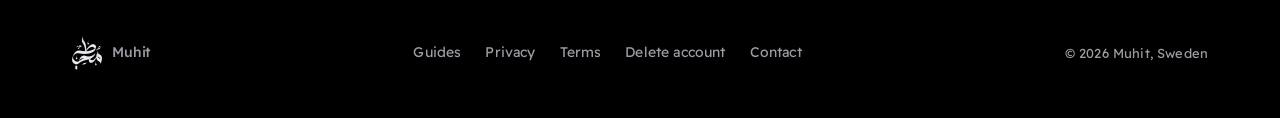
<file: privacy/index.html>
<!DOCTYPE html>
<html lang="en">
<head>
<meta charset="utf-8">
<meta name="viewport" content="width=device-width, initial-scale=1">
<!-- GitHub Pages sends no security headers; this is the page's policy (no third-party code). -->
<meta http-equiv="Content-Security-Policy" content="default-src 'self'; script-src 'self'; style-src 'self' 'unsafe-inline'; img-src 'self' data:; font-src 'self'; media-src 'self'; connect-src 'self'; object-src 'none'; base-uri 'self'; form-action 'self'; upgrade-insecure-requests">
<title>Privacy Policy | Muhit</title>
<meta name="description" content="How Muhit handles your data: what stays on your device, what an optional account stores, Mi'rab AI, and your rights.">
<link rel="canonical" href="https://muhit.site/privacy/">
<meta name="theme-color" content="#000000">
<meta property="og:type" content="article">
<meta property="og:site_name" content="Muhit">
<meta property="og:title" content="Privacy Policy">
<meta property="og:description" content="How Muhit handles your data: what stays on your device, what an optional account stores, Mi'rab AI, and your rights.">
<meta property="og:url" content="https://muhit.site/privacy/">
<meta property="og:image" content="https://muhit.site/assets/og-image.png">
<meta name="twitter:card" content="summary_large_image">
<link rel="icon" href="/assets/icon.png">
<link rel="stylesheet" href="/assets/style.css?v=606be1e4">
</head>
<body>
<a class="skip" href="#main">Skip to content</a>
<header class="nav">
  <div class="wrap glass">
    <a class="brand" href="/" aria-label="Muhit home"><img src="/assets/logo-sm.png" alt="" width="30" height="34">Muhit</a>
    <nav aria-label="Main"><ul class="nav-links"><li><a href="/guides/">Guides</a></li><li><a href="mailto:admin@muhit.site">Contact</a></li></ul></nav>
  </div>
</header>
<div class="wrap doc">
  <main id="main">
    <div class="label">Last updated 10 October 2026</div>
    <h1>Privacy Policy</h1>
    <h2>Who we are</h2>
    <p>Muhit (&quot;we&quot;) is a business registered in Sweden and is the controller responsible for the personal data described here. Contact us at <a href="mailto:admin@muhit.site">admin@muhit.site</a>. This policy covers the Muhit app and the website muhit.site.</p>
    <h2>The short version</h2>
    <p>You can use the offline dictionary and study tools without an account. Their learning data stays on your device unless you choose account sync. In versions with purchases enabled, RevenueCat also processes subscription identifiers and purchase status, including an anonymous identifier when you are signed out. If you create an account, we store your email address and the learning data you choose to sync. Mi'rab AI sends the sentences you submit to an AI provider to analyse them. To limit each person’s free analyses, we keep a scrambled (hashed) form of your email address and of a random ID the app creates for your device. We keep a copy of each analysis, with no link to who asked, for up to 90 days so repeated sentences can be answered instantly. Muhit has no ads, no analytics and no tracking, we never sell or share your data, and we do not use it to train AI models.</p>
    <h2>Data that stays on your device</h2>
    <p>The dictionary, search history and recent lookups, settings and study reminders stay on your device. Saved words, folders, favourites and practice progress are also stored on your device and are uploaded if you choose account sync. Reminders are scheduled by your phone; we do not send them. Deleting the app removes this data, unless it was synced to an account.</p>
    <h2>If you create an account</h2>
    <p>We store: your email address; a securely hashed password, or, if you sign in with Apple or Google, an identifier and the email address that service shares with us (Apple may give a private relay address); your folders, saved words, favourites and practice progress so they sync between your devices; a record of your sign-up agreement (the version of the terms and privacy policy you accepted, and when); and technical records needed to run the service, such as sign-in times and the date your data last changed. Search history, settings and reminders are not synced.</p>
    <h2>Mi'rab AI</h2>
    <p>When you analyse a sentence, it is sent from our server to OpenAI, which produces the analysis and returns it to your device. We ask OpenAI not to store these requests; under its API policy it may keep them for up to 30 days to detect abuse and then deletes them, and it does not use them to train its models. So that a sentence someone has already asked about can be answered instantly, we store the sentence and its analysis for up to 90 days, with no account, name or other link to who sent it. We do not record which account analysed which sentence. To keep usage fair, we count how many analyses each account makes per minute and per day.</p>
    <h2>Mi'rab AI free analyses</h2>
    <p>Each person gets 3 free Mi'rab AI analyses. So that a new account does not mean new free analyses, we count them under three keys: your account ID; a one-way hash (SHA-256) of your email address, with letter case, '+' tags and Gmail dots removed; and a hash of a random ID the app creates on your device and keeps in the iPhone Keychain or Android Keystore. This ID is not a hardware or advertising identifier, is not shared with anyone, and is used for nothing else. This list stores your account ID, the hashed email/device keys and how many free analyses each has used; it never stores your email address itself. These counters stay after you delete your account, otherwise deleting and re-creating an account would reset them, and are deleted 12 months after they were last used. If you use Mi'rab AI after the free analyses, our server asks RevenueCat, using your account ID, whether you have an active Premium subscription.</p>
    <h2>Reporting Mi'rab AI answers</h2>
    <p>When you confirm an in-app report, we store the sentence, complete analysis, selected reason, your account ID and the submission time. Reports are private and accessible to Muhit’s administrators for content review, safety and corrections. We accept up to five reports per account per UTC day. Reports are deleted after 90 days or when you delete your account. Do not include sensitive personal information in a report. We process these reports to handle your request and protect the service, using performance of a contract and legitimate interests as applicable.</p>
    <h2>Emails</h2>
    <p>We send account emails, such as confirming your address and resetting your password, through Resend. If you write to <a href="mailto:admin@muhit.site">admin@muhit.site</a>, we use your message only to reply and keep it as long as needed to handle your request. We do not send marketing emails.</p>
    <h2>The website and cookies</h2>
    <p>muhit.site sets no cookies, uses no analytics or advertising tags, and loads no fonts or scripts from other companies, so there is nothing to consent to and no cookie banner. Our host, GitHub Pages, records visitors' IP addresses in server logs for security.</p>
    <h2>No biometric data</h2>
    <p>Muhit never collects face, fingerprint or voice data. If you unlock your phone or use Sign in with Apple with Face ID or Touch ID, that check happens entirely inside your device's operating system; we never receive it.</p>
    <h2>Why we use your data (legal bases)</h2>
    <p>We process account, sync and Mi'rab AI data to provide the service you asked for (performance of a contract, GDPR Art. 6(1)(b)). We keep usage counts, the hashed free-analysis counters and security records to protect the service and its free offer from abuse (legitimate interests, Art. 6(1)(f)). We keep records where the law requires it (legal obligation, Art. 6(1)(c)).</p>
    <h2>Who processes data for us</h2>
    <p>Supabase (account database and sign-in, hosted in the EU, Ireland); OpenAI (Mi'rab AI analysis, United States); Resend (sending account emails, EU region); Hostinger (our <a href="mailto:admin@muhit.site">admin@muhit.site</a> mailbox); GitHub Pages (hosting muhit.site, which records visitors' IP addresses for security); RevenueCat (in purchase-enabled versions: managing Premium subscriptions bought in the App Store or Google Play, using your Muhit account ID when signed in or an anonymous identifier when signed out, device/app information and purchase status, United States); and Apple or Google, if you use their sign-in or buy a subscription through their stores. They may only use the data to provide their service to us. Where data is transferred outside the EU/EEA, such as to the United States, it is protected by the EU-US Data Privacy Framework or the European Commission's Standard Contractual Clauses.</p>
    <h2>How long we keep it</h2>
    <p>Account data is kept until you delete your account. Settings → Delete account permanently deletes your account, synced folders, saved words, favourites, practice progress and usage counts straight away; copies in our provider's backups are overwritten within a short period. An Apple authorization token awaiting revocation is kept in a restricted retry queue until revocation succeeds, with a 30-day expiry checked by our scheduled worker. You can also ask us to delete your account without the app: see <a href="/delete-account/">muhit.site/delete-account</a>. Stored Mi'rab AI analyses, which are not linked to any account, are deleted after 90 days. The hashed Mi'rab AI free-analysis counters are kept after account deletion and deleted 12 months after they were last used. Store billing and RevenueCat customer records are separate from Muhit account deletion; deleting a Muhit account does not automatically delete those records or cancel billing. Contact <a href="mailto:admin@muhit.site">admin@muhit.site</a> for help with a data-deletion request involving these providers. Data on your device stays there until you delete it or the app.</p>
    <h2>Your rights</h2>
    <p>Under the GDPR you can ask to access, correct, delete or receive a copy of your personal data, to restrict or object to its processing, and to withdraw any consent. Email <a href="mailto:admin@muhit.site">admin@muhit.site</a> and we will answer within one month. You can also complain to the Swedish Authority for Privacy Protection (Integritetsskyddsmyndigheten, IMY, <a href="https://www.imy.se">imy.se</a>) or the data protection authority where you live.</p>
    <h2>California and other US state privacy rights</h2>
    <p>We do not sell or share personal information, as those terms are defined in the California Consumer Privacy Act (CCPA/CPRA) and similar US state laws, and we do not use it for targeted advertising or profiling. There is therefore nothing to opt out of, and we treat a Global Privacy Control signal as a do-not-sell-or-share request in any case. You can ask to know, access, correct or delete your personal information by emailing <a href="mailto:admin@muhit.site">admin@muhit.site</a>; we will not treat you differently for using these rights. The categories we collect are listed above (identifiers such as your email address and the app's random device ID, the learning data you sync, and Premium purchase status).</p>
    <h2>Children</h2>
    <p>Accounts and Mi'rab AI are for people aged 13 or older. The offline dictionary does not collect personal data, so it can be used at any age. If you believe a child under 13 has created an account, contact us and we will delete it.</p>
    <h2>Security</h2>
    <p>Data is encrypted in transit, passwords are hashed, and each account can only read its own data. No system is perfectly secure, so please use a strong, unique password.</p>
    <h2>If something goes wrong</h2>
    <p>If a security incident affects personal data, we will report it to the Swedish Authority for Privacy Protection (IMY) within 72 hours of becoming aware of it, as the GDPR requires, and tell affected users without undue delay if it is likely to put their rights at high risk, including what happened and what they can do. We also notify users and authorities where other laws, such as US state breach-notification laws, require it.</p>
    <h2>Changes to this policy</h2>
    <p>We will update this policy when Muhit's data handling changes, and show the date of the latest version at the top. If a change is significant, we will tell you in the app before it takes effect.</p>
  </main>
</div>
<footer class="footer">
  <div class="wrap">
    <a class="brand" href="/"><img src="/assets/logo-sm.png" alt="" width="30" height="34">Muhit</a>
    <nav aria-label="Site"><a href="/guides/">Guides</a><a href="/privacy/">Privacy</a><a href="/terms/">Terms</a><a href="/delete-account/">Delete account</a><a href="mailto:admin@muhit.site">Contact</a></nav>
    <small>© 2026 Muhit, Sweden</small>
  </div>
</footer>
<script src="/assets/site.js?v=0b70996f" defer></script>
</body>
</html>
</file>
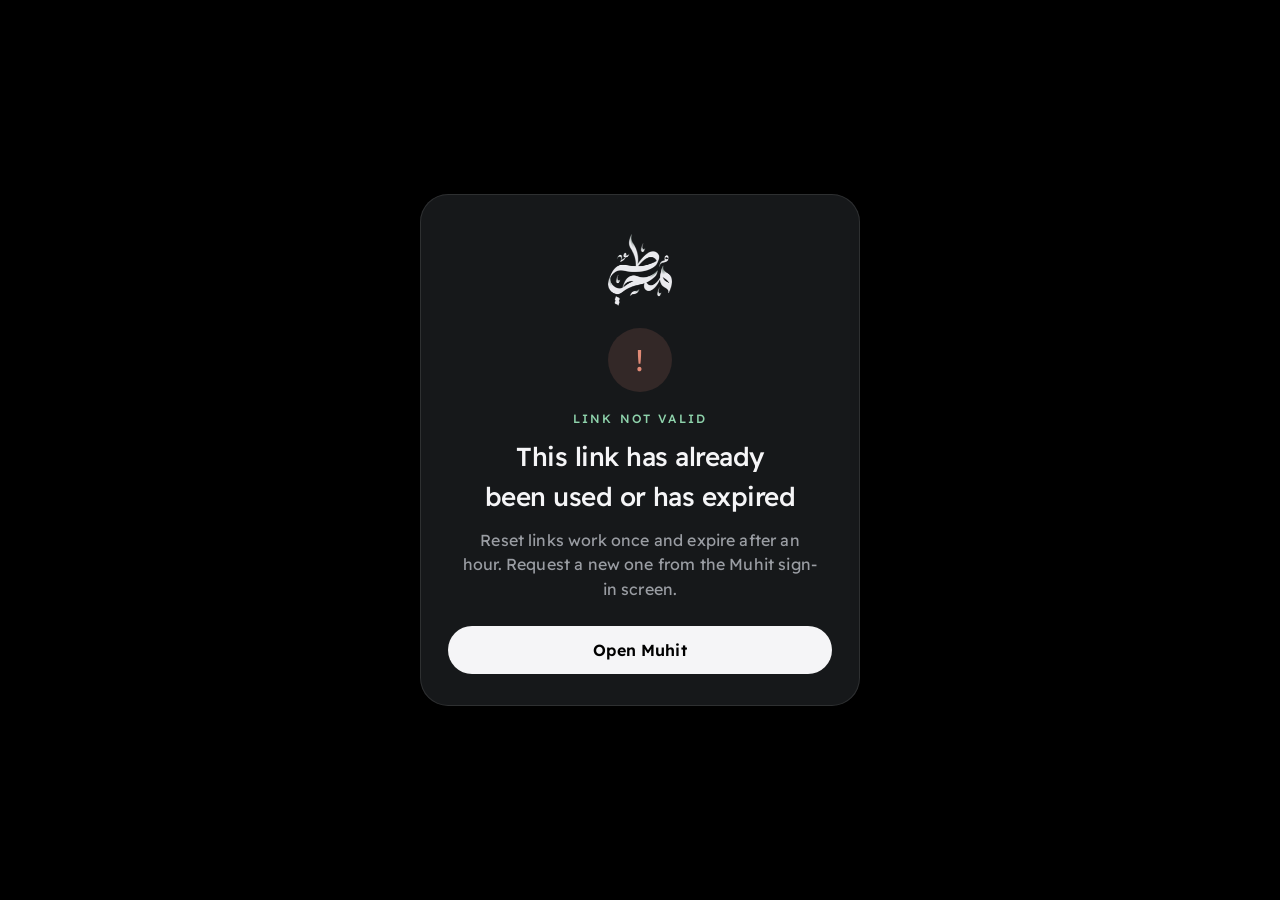
<file: reset/index.html>
<!DOCTYPE html>
<html lang="en">
<head>
<meta charset="utf-8">
<meta name="viewport" content="width=device-width, initial-scale=1">
<meta http-equiv="Content-Security-Policy" content="default-src 'self'; script-src 'self' 'sha256-sgyYzLRhImKpwfVJYZRZymsYnexnLjJtW3bgoqF42BQ='; style-src 'self' 'unsafe-inline'; img-src 'self' data:; font-src 'self'; media-src 'self'; connect-src 'self'; object-src 'none'; base-uri 'self'; form-action 'self'; upgrade-insecure-requests">
<meta name="referrer" content="no-referrer">
<meta name="robots" content="noindex">
<title>Reset your password | Muhit</title>
<meta name="theme-color" content="#000000">
<link rel="icon" href="/assets/icon.png">
<link rel="stylesheet" href="/assets/style.css?v=606be1e4">
</head>
<body>
<main class="center">
  <div class="panel">
    <a href="/"><img class="logo" src="/assets/logo-sm.png" alt="Muhit"></a>

    <div id="ok">
      <div class="badge">🔑</div>
      <div class="label">Almost there</div>
      <h1>Choose a new password</h1>
      <p>Tap below to open Muhit and set your new password.</p>
      <a id="open" class="btn" href="muhit://auth/callback?next=reset">Open Muhit</a>
      <p class="hint">Open this link on the phone where Muhit is installed.</p>
    </div>

    <div id="bad" hidden>
      <div class="badge bad">!</div>
      <div class="label">Link not valid</div>
      <h1>This link has already been used or has expired</h1>
      <p>Reset links work once and expire after an hour. Request a new one from the Muhit sign-in screen.</p>
      <a class="btn" href="muhit://">Open Muhit</a>
    </div>
  </div>
</main>
<script>
  // Same hand-off as /confirmed, but the app opens its Set New Password screen.
  var q = new URLSearchParams(location.search);
  var h = new URLSearchParams(location.hash.slice(1));
  var error = q.get("error_code") || h.get("error_code") || q.get("error") || h.get("error");
  var code = q.get("code");
  if (error || !code) {
    document.getElementById("ok").hidden = true;
    document.getElementById("bad").hidden = false;
  } else {
    document.getElementById("open").href = "muhit://auth/callback?next=reset&code=" + encodeURIComponent(code);
  }
</script>
</body>
</html>
</file>
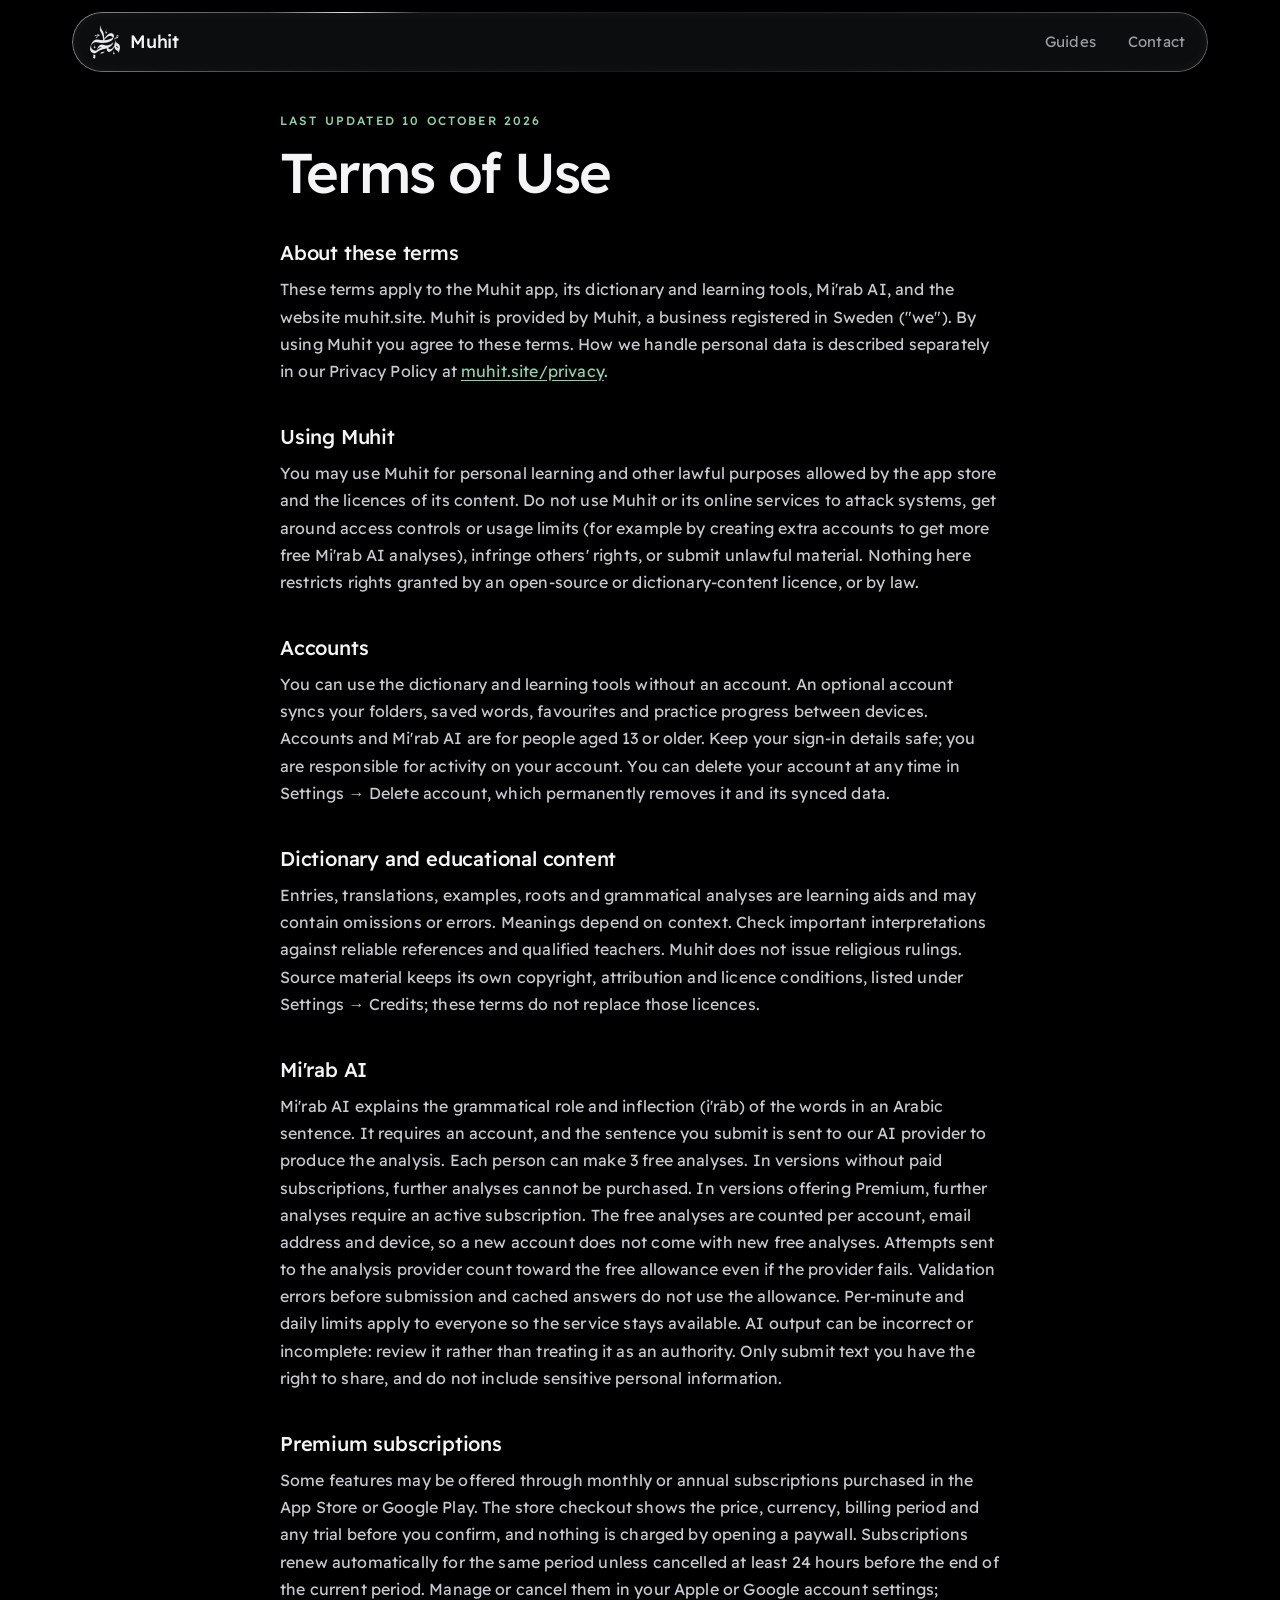
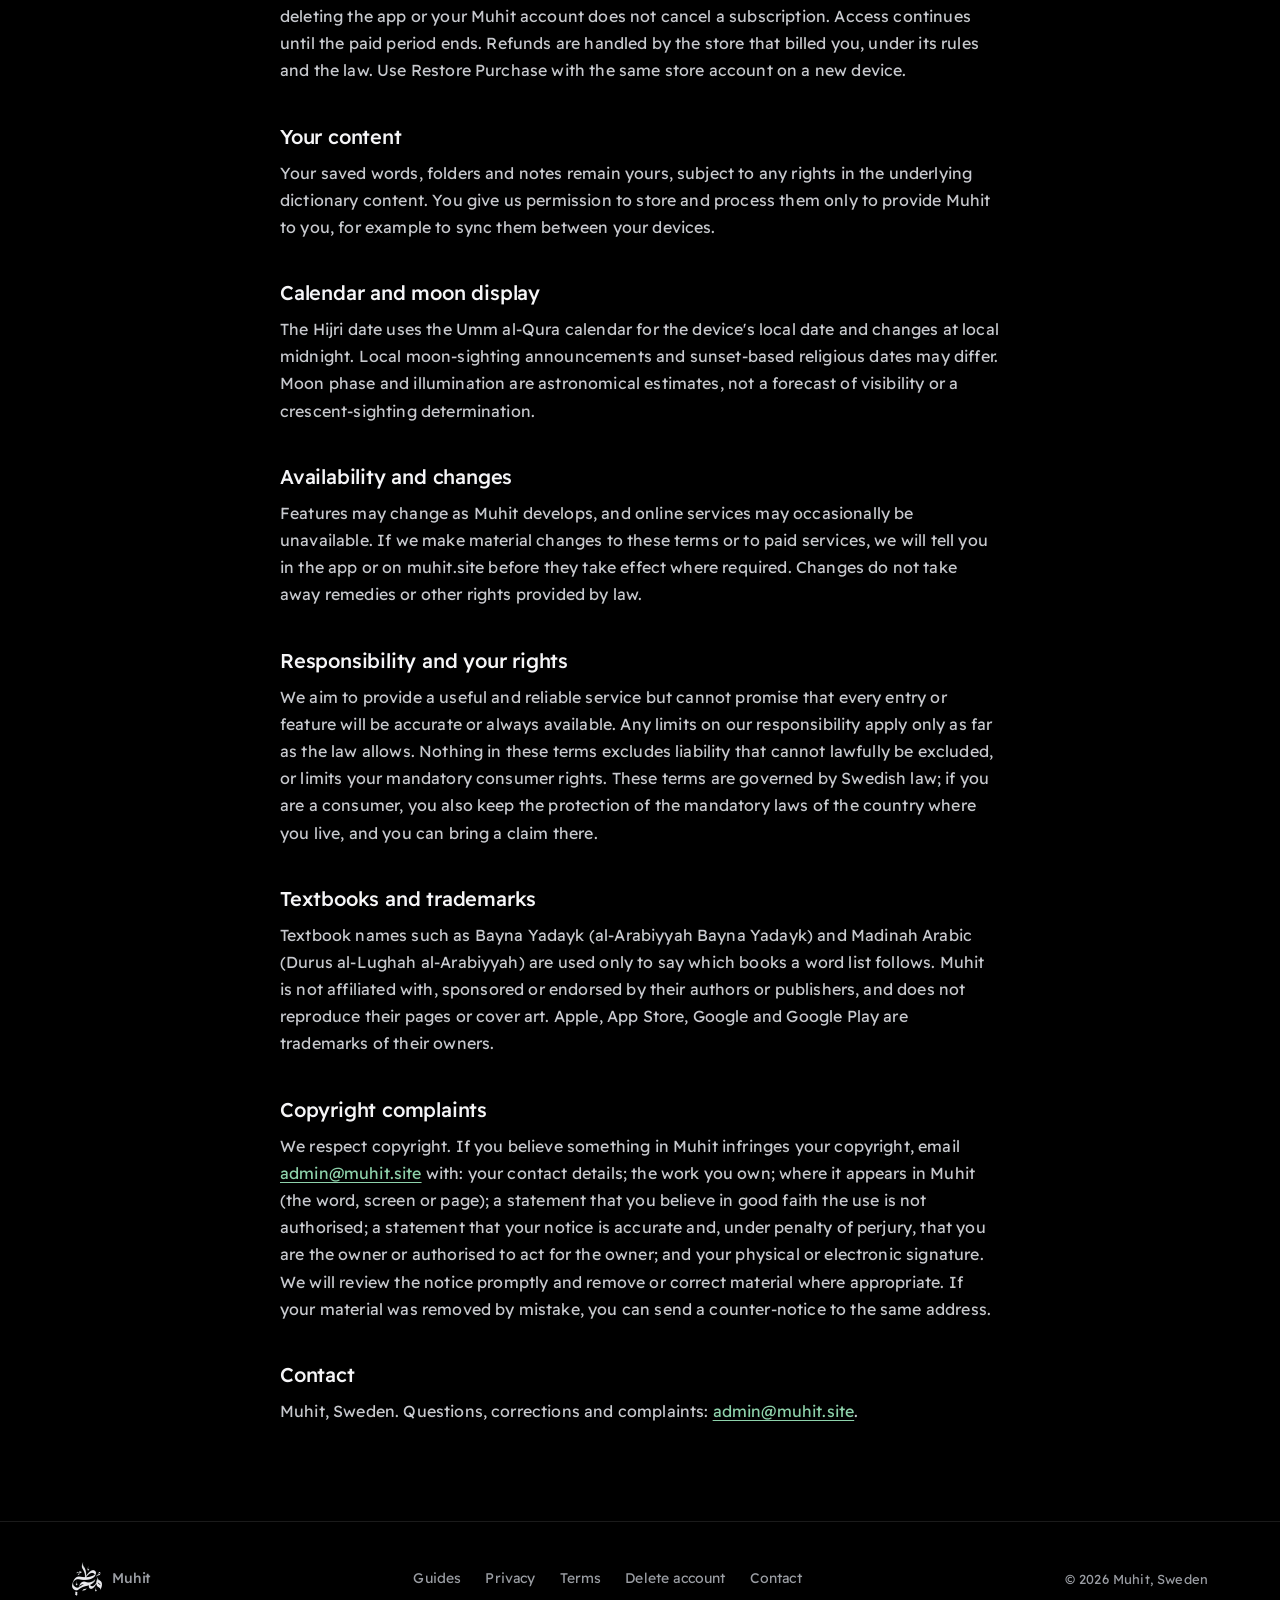
<file: terms/index.html>
<!DOCTYPE html>
<html lang="en">
<head>
<meta charset="utf-8">
<meta name="viewport" content="width=device-width, initial-scale=1">
<!-- GitHub Pages sends no security headers; this is the page's policy (no third-party code). -->
<meta http-equiv="Content-Security-Policy" content="default-src 'self'; script-src 'self'; style-src 'self' 'unsafe-inline'; img-src 'self' data:; font-src 'self'; media-src 'self'; connect-src 'self'; object-src 'none'; base-uri 'self'; form-action 'self'; upgrade-insecure-requests">
<title>Terms of Use | Muhit</title>
<meta name="description" content="The terms for using the Muhit app, its dictionary, Mi'rab AI and muhit.site.">
<link rel="canonical" href="https://muhit.site/terms/">
<meta name="theme-color" content="#000000">
<meta property="og:type" content="article">
<meta property="og:site_name" content="Muhit">
<meta property="og:title" content="Terms of Use">
<meta property="og:description" content="The terms for using the Muhit app, its dictionary, Mi'rab AI and muhit.site.">
<meta property="og:url" content="https://muhit.site/terms/">
<meta property="og:image" content="https://muhit.site/assets/og-image.png">
<meta name="twitter:card" content="summary_large_image">
<link rel="icon" href="/assets/icon.png">
<link rel="stylesheet" href="/assets/style.css?v=606be1e4">
</head>
<body>
<a class="skip" href="#main">Skip to content</a>
<header class="nav">
  <div class="wrap glass">
    <a class="brand" href="/" aria-label="Muhit home"><img src="/assets/logo-sm.png" alt="" width="30" height="34">Muhit</a>
    <nav aria-label="Main"><ul class="nav-links"><li><a href="/guides/">Guides</a></li><li><a href="mailto:admin@muhit.site">Contact</a></li></ul></nav>
  </div>
</header>
<div class="wrap doc">
  <main id="main">
    <div class="label">Last updated 10 October 2026</div>
    <h1>Terms of Use</h1>
    <h2>About these terms</h2>
    <p>These terms apply to the Muhit app, its dictionary and learning tools, Mi'rab AI, and the website muhit.site. Muhit is provided by Muhit, a business registered in Sweden (&quot;we&quot;). By using Muhit you agree to these terms. How we handle personal data is described separately in our Privacy Policy at <a href="/privacy/">muhit.site/privacy</a>.</p>
    <h2>Using Muhit</h2>
    <p>You may use Muhit for personal learning and other lawful purposes allowed by the app store and the licences of its content. Do not use Muhit or its online services to attack systems, get around access controls or usage limits (for example by creating extra accounts to get more free Mi'rab AI analyses), infringe others' rights, or submit unlawful material. Nothing here restricts rights granted by an open-source or dictionary-content licence, or by law.</p>
    <h2>Accounts</h2>
    <p>You can use the dictionary and learning tools without an account. An optional account syncs your folders, saved words, favourites and practice progress between devices. Accounts and Mi'rab AI are for people aged 13 or older. Keep your sign-in details safe; you are responsible for activity on your account. You can delete your account at any time in Settings → Delete account, which permanently removes it and its synced data.</p>
    <h2>Dictionary and educational content</h2>
    <p>Entries, translations, examples, roots and grammatical analyses are learning aids and may contain omissions or errors. Meanings depend on context. Check important interpretations against reliable references and qualified teachers. Muhit does not issue religious rulings. Source material keeps its own copyright, attribution and licence conditions, listed under Settings → Credits; these terms do not replace those licences.</p>
    <h2>Mi'rab AI</h2>
    <p>Mi'rab AI explains the grammatical role and inflection (i'rāb) of the words in an Arabic sentence. It requires an account, and the sentence you submit is sent to our AI provider to produce the analysis. Each person can make 3 free analyses. In versions without paid subscriptions, further analyses cannot be purchased. In versions offering Premium, further analyses require an active subscription. The free analyses are counted per account, email address and device, so a new account does not come with new free analyses. Attempts sent to the analysis provider count toward the free allowance even if the provider fails. Validation errors before submission and cached answers do not use the allowance. Per-minute and daily limits apply to everyone so the service stays available. AI output can be incorrect or incomplete: review it rather than treating it as an authority. Only submit text you have the right to share, and do not include sensitive personal information.</p>
    <h2>Premium subscriptions</h2>
    <p>Some features may be offered through monthly or annual subscriptions purchased in the App Store or Google Play. The store checkout shows the price, currency, billing period and any trial before you confirm, and nothing is charged by opening a paywall. Subscriptions renew automatically for the same period unless cancelled at least 24 hours before the end of the current period. Manage or cancel them in your Apple or Google account settings; deleting the app or your Muhit account does not cancel a subscription. Access continues until the paid period ends. Refunds are handled by the store that billed you, under its rules and the law. Use Restore Purchase with the same store account on a new device.</p>
    <h2>Your content</h2>
    <p>Your saved words, folders and notes remain yours, subject to any rights in the underlying dictionary content. You give us permission to store and process them only to provide Muhit to you, for example to sync them between your devices.</p>
    <h2>Calendar and moon display</h2>
    <p>The Hijri date uses the Umm al-Qura calendar for the device's local date and changes at local midnight. Local moon-sighting announcements and sunset-based religious dates may differ. Moon phase and illumination are astronomical estimates, not a forecast of visibility or a crescent-sighting determination.</p>
    <h2>Availability and changes</h2>
    <p>Features may change as Muhit develops, and online services may occasionally be unavailable. If we make material changes to these terms or to paid services, we will tell you in the app or on muhit.site before they take effect where required. Changes do not take away remedies or other rights provided by law.</p>
    <h2>Responsibility and your rights</h2>
    <p>We aim to provide a useful and reliable service but cannot promise that every entry or feature will be accurate or always available. Any limits on our responsibility apply only as far as the law allows. Nothing in these terms excludes liability that cannot lawfully be excluded, or limits your mandatory consumer rights. These terms are governed by Swedish law; if you are a consumer, you also keep the protection of the mandatory laws of the country where you live, and you can bring a claim there.</p>
    <h2>Textbooks and trademarks</h2>
    <p>Textbook names such as Bayna Yadayk (al-Arabiyyah Bayna Yadayk) and Madinah Arabic (Durus al-Lughah al-Arabiyyah) are used only to say which books a word list follows. Muhit is not affiliated with, sponsored or endorsed by their authors or publishers, and does not reproduce their pages or cover art. Apple, App Store, Google and Google Play are trademarks of their owners.</p>
    <h2>Copyright complaints</h2>
    <p>We respect copyright. If you believe something in Muhit infringes your copyright, email <a href="mailto:admin@muhit.site">admin@muhit.site</a> with: your contact details; the work you own; where it appears in Muhit (the word, screen or page); a statement that you believe in good faith the use is not authorised; a statement that your notice is accurate and, under penalty of perjury, that you are the owner or authorised to act for the owner; and your physical or electronic signature. We will review the notice promptly and remove or correct material where appropriate. If your material was removed by mistake, you can send a counter-notice to the same address.</p>
    <h2>Contact</h2>
    <p>Muhit, Sweden. Questions, corrections and complaints: <a href="mailto:admin@muhit.site">admin@muhit.site</a>.</p>
  </main>
</div>
<footer class="footer">
  <div class="wrap">
    <a class="brand" href="/"><img src="/assets/logo-sm.png" alt="" width="30" height="34">Muhit</a>
    <nav aria-label="Site"><a href="/guides/">Guides</a><a href="/privacy/">Privacy</a><a href="/terms/">Terms</a><a href="/delete-account/">Delete account</a><a href="mailto:admin@muhit.site">Contact</a></nav>
    <small>© 2026 Muhit, Sweden</small>
  </div>
</footer>
<script src="/assets/site.js?v=0b70996f" defer></script>
</body>
</html>
</file>
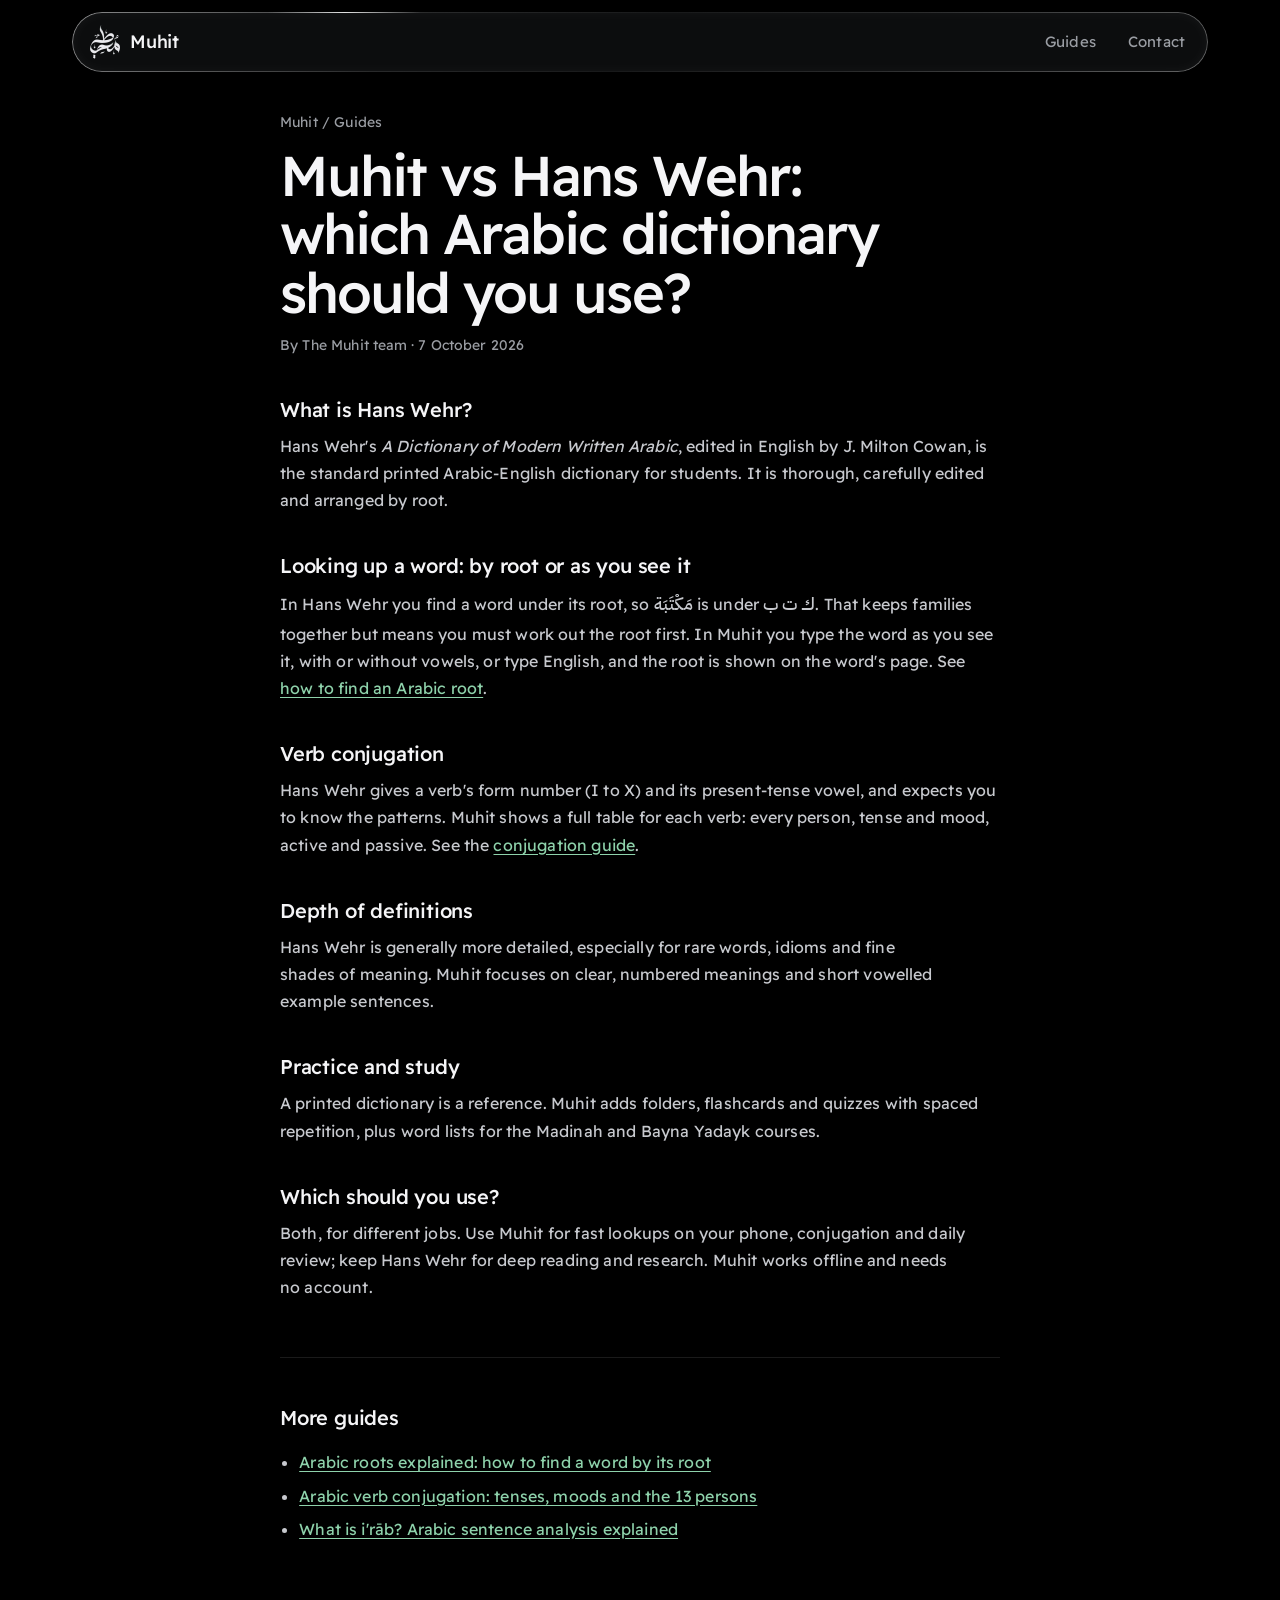
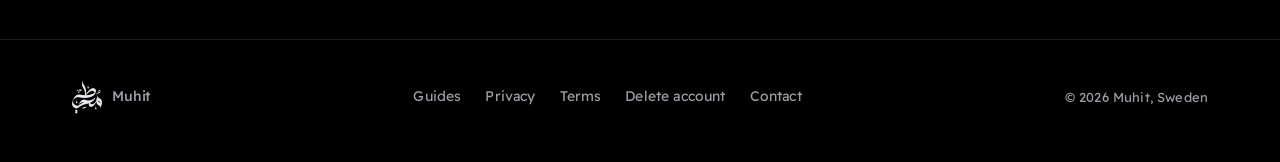
<file: compare/muhit-vs-hans-wehr/index.html>
<!DOCTYPE html>
<html lang="en">
<head>
<meta charset="utf-8">
<meta name="viewport" content="width=device-width, initial-scale=1">
<!-- GitHub Pages sends no security headers; this is the page's policy (no third-party code). -->
<meta http-equiv="Content-Security-Policy" content="default-src 'self'; script-src 'self'; style-src 'self' 'unsafe-inline'; img-src 'self' data:; font-src 'self'; media-src 'self'; connect-src 'self'; object-src 'none'; base-uri 'self'; form-action 'self'; upgrade-insecure-requests">
<title>Muhit vs Hans Wehr: which Arabic dictionary should you use? | Muhit</title>
<meta name="description" content="How Muhit compares with Hans Wehr's Dictionary of Modern Written Arabic: lookup by root or by spelling, verb tables, offline use and practice.">
<link rel="canonical" href="https://muhit.site/compare/muhit-vs-hans-wehr/">
<meta name="theme-color" content="#000000">
<meta property="og:type" content="article">
<meta property="og:site_name" content="Muhit">
<meta property="og:title" content="Muhit vs Hans Wehr: which Arabic dictionary should you use?">
<meta property="og:description" content="How Muhit compares with Hans Wehr's Dictionary of Modern Written Arabic: lookup by root or by spelling, verb tables, offline use and practice.">
<meta property="og:url" content="https://muhit.site/compare/muhit-vs-hans-wehr/">
<meta property="og:image" content="https://muhit.site/assets/og-image.png">
<meta name="twitter:card" content="summary_large_image">
<link rel="icon" href="/assets/icon.png">
<link rel="stylesheet" href="/assets/style.css?v=606be1e4">
<script type="application/ld+json">{"@context":"https://schema.org","@type":"Article","headline":"Muhit vs Hans Wehr: which Arabic dictionary should you use?","description":"How Muhit compares with Hans Wehr's Dictionary of Modern Written Arabic: lookup by root or by spelling, verb tables, offline use and practice.","datePublished":"2026-10-07","dateModified":"2026-10-07","author":{"@type":"Organization","name":"The Muhit team","url":"https://muhit.site","logo":"https://muhit.site/assets/icon.png","email":"admin@muhit.site"},"publisher":{"@type":"Organization","name":"Muhit","url":"https://muhit.site","logo":"https://muhit.site/assets/icon.png","email":"admin@muhit.site"},"mainEntityOfPage":"https://muhit.site/compare/muhit-vs-hans-wehr/","image":"https://muhit.site/assets/og-image.png","inLanguage":"en"}</script>
</head>
<body>
<a class="skip" href="#main">Skip to content</a>
<header class="nav">
  <div class="wrap glass">
    <a class="brand" href="/" aria-label="Muhit home"><img src="/assets/logo-sm.png" alt="" width="30" height="34">Muhit</a>
    <nav aria-label="Main"><ul class="nav-links"><li><a href="/guides/">Guides</a></li><li><a href="mailto:admin@muhit.site">Contact</a></li></ul></nav>
  </div>
</header>
<div class="wrap doc">
  <main id="main">
    <nav class="crumbs" aria-label="Breadcrumb"><a href="/">Muhit</a> / <a href="/guides/">Guides</a></nav>
    <h1>Muhit vs Hans Wehr: which Arabic dictionary should you use?</h1>
    <p class="byline">By The Muhit team · <time datetime="2026-10-07">7 October 2026</time></p>
    <h2>What is Hans Wehr?</h2>
    <p>Hans Wehr's <em>A Dictionary of Modern Written Arabic</em>, edited in English by J. Milton Cowan, is the standard printed Arabic-English dictionary for students. It is thorough, carefully edited and arranged by root.</p>
    <h2>Looking up a word: by root or as you see it</h2>
    <p>In Hans Wehr you find a word under its root, so <span class="ar" lang="ar" dir="rtl">مَكْتَبَة</span> is under <span class="ar" lang="ar" dir="rtl">ك ت ب</span>. That keeps families together but means you must work out the root first. In Muhit you type the word as you see it, with or without vowels, or type English, and the root is shown on the word's page. See <a href="/guides/arabic-roots/">how to find an Arabic root</a>.</p>
    <h2>Verb conjugation</h2>
    <p>Hans Wehr gives a verb's form number (I to X) and its present-tense vowel, and expects you to know the patterns. Muhit shows a full table for each verb: every person, tense and mood, active and passive. See the <a href="/guides/arabic-verb-conjugation/">conjugation guide</a>.</p>
    <h2>Depth of definitions</h2>
    <p>Hans Wehr is generally more detailed, especially for rare words, idioms and fine shades of meaning. Muhit focuses on clear, numbered meanings and short vowelled example sentences.</p>
    <h2>Practice and study</h2>
    <p>A printed dictionary is a reference. Muhit adds folders, flashcards and quizzes with spaced repetition, plus word lists for the Madinah and Bayna Yadayk courses.</p>
    <h2>Which should you use?</h2>
    <p>Both, for different jobs. Use Muhit for fast lookups on your phone, conjugation and daily review; keep Hans Wehr for deep reading and research. Muhit works offline and needs no account.</p>
    <aside class="more"><h2>More guides</h2><ul><li><a href="/guides/arabic-roots/">Arabic roots explained: how to find a word by its root</a></li><li><a href="/guides/arabic-verb-conjugation/">Arabic verb conjugation: tenses, moods and the 13 persons</a></li><li><a href="/guides/what-is-irab/">What is i'rāb? Arabic sentence analysis explained</a></li></ul></aside>
  </main>
</div>
<footer class="footer">
  <div class="wrap">
    <a class="brand" href="/"><img src="/assets/logo-sm.png" alt="" width="30" height="34">Muhit</a>
    <nav aria-label="Site"><a href="/guides/">Guides</a><a href="/privacy/">Privacy</a><a href="/terms/">Terms</a><a href="/delete-account/">Delete account</a><a href="mailto:admin@muhit.site">Contact</a></nav>
    <small>© 2026 Muhit, Sweden</small>
  </div>
</footer>
<script src="/assets/site.js?v=0b70996f" defer></script>
</body>
</html>
</file>
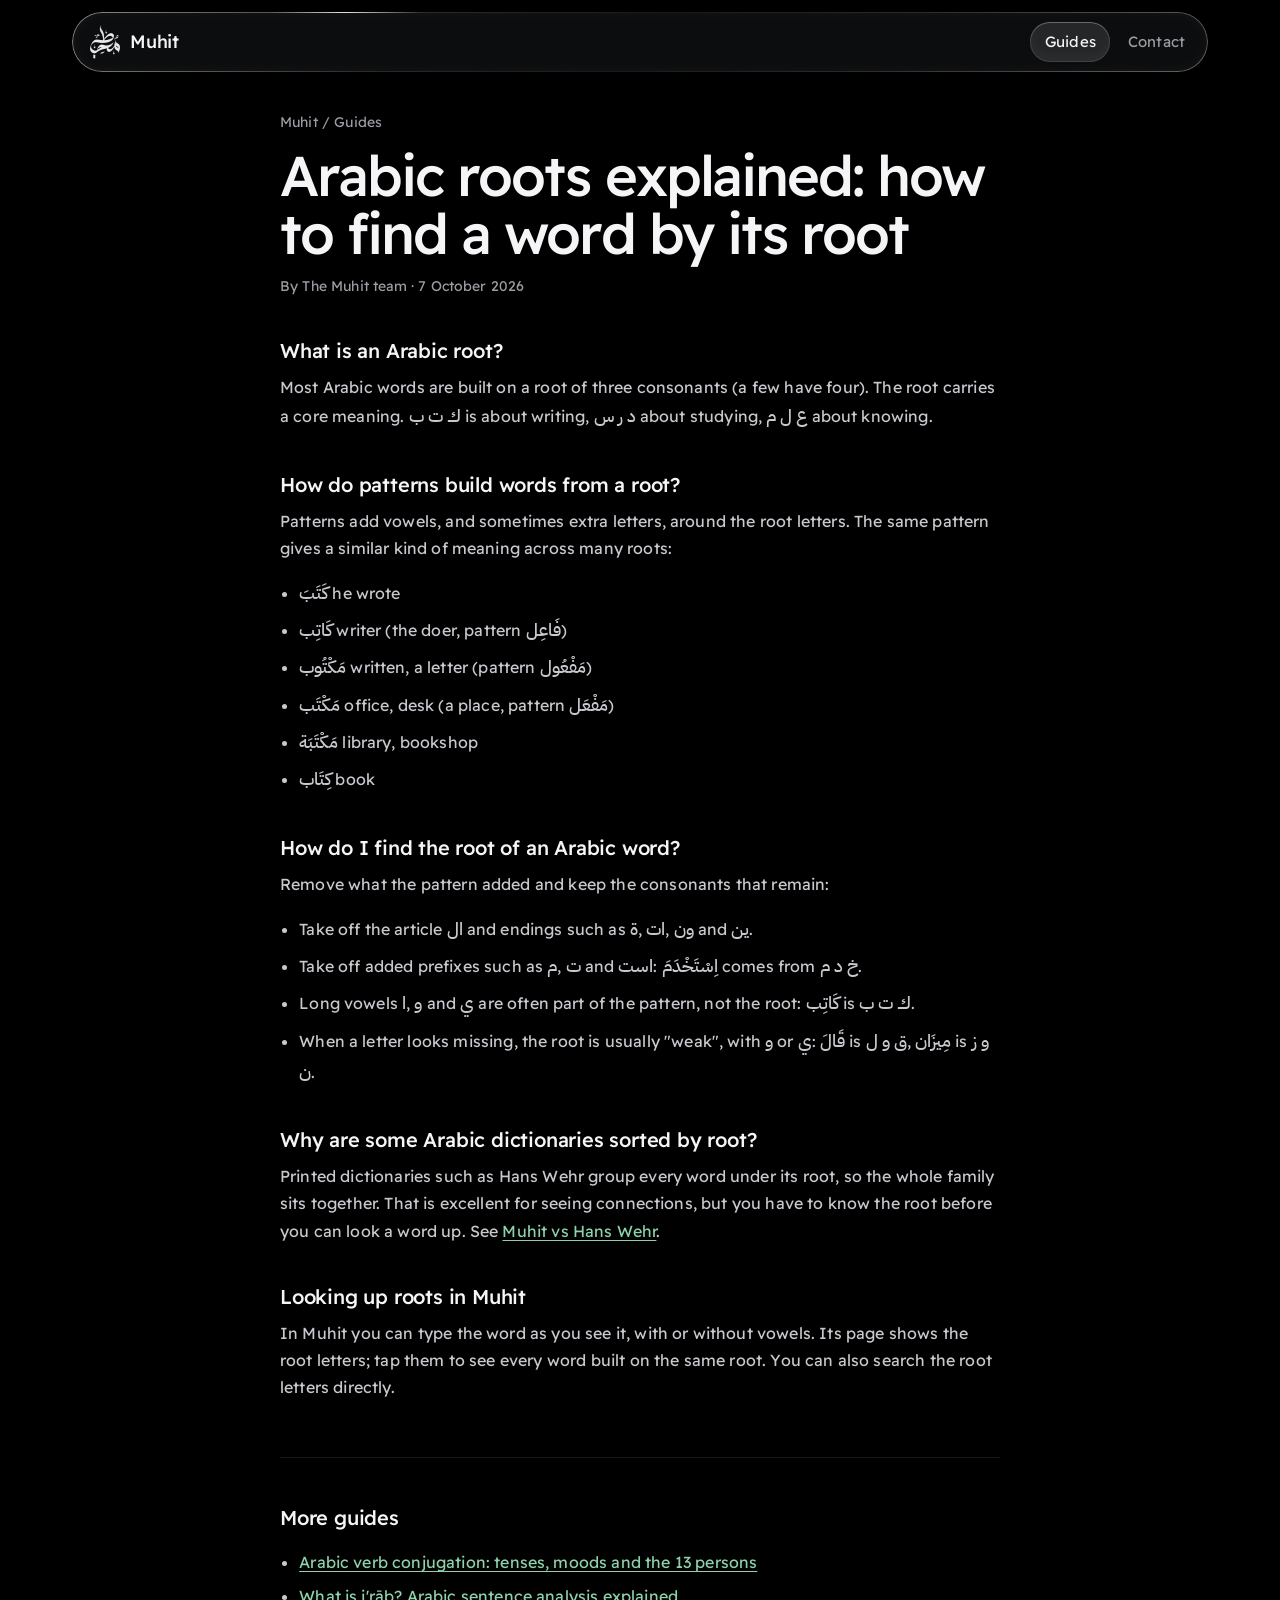
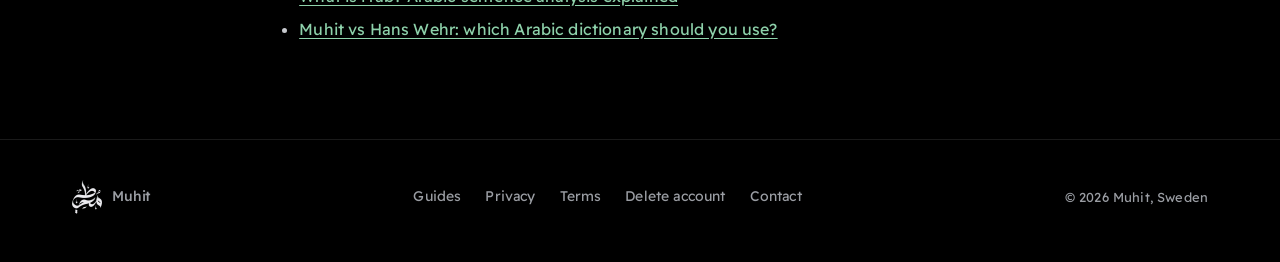
<file: guides/arabic-roots/index.html>
<!DOCTYPE html>
<html lang="en">
<head>
<meta charset="utf-8">
<meta name="viewport" content="width=device-width, initial-scale=1">
<!-- GitHub Pages sends no security headers; this is the page's policy (no third-party code). -->
<meta http-equiv="Content-Security-Policy" content="default-src 'self'; script-src 'self'; style-src 'self' 'unsafe-inline'; img-src 'self' data:; font-src 'self'; media-src 'self'; connect-src 'self'; object-src 'none'; base-uri 'self'; form-action 'self'; upgrade-insecure-requests">
<title>Arabic roots explained: how to find a word by its root | Muhit</title>
<meta name="description" content="What an Arabic root is, how patterns build words from it, and how to find the root of any Arabic word, with examples from ك ت ب.">
<link rel="canonical" href="https://muhit.site/guides/arabic-roots/">
<meta name="theme-color" content="#000000">
<meta property="og:type" content="article">
<meta property="og:site_name" content="Muhit">
<meta property="og:title" content="Arabic roots explained: how to find a word by its root">
<meta property="og:description" content="What an Arabic root is, how patterns build words from it, and how to find the root of any Arabic word, with examples from ك ت ب.">
<meta property="og:url" content="https://muhit.site/guides/arabic-roots/">
<meta property="og:image" content="https://muhit.site/assets/og-image.png">
<meta name="twitter:card" content="summary_large_image">
<link rel="icon" href="/assets/icon.png">
<link rel="stylesheet" href="/assets/style.css?v=606be1e4">
<script type="application/ld+json">{"@context":"https://schema.org","@type":"Article","headline":"Arabic roots explained: how to find a word by its root","description":"What an Arabic root is, how patterns build words from it, and how to find the root of any Arabic word, with examples from ك ت ب.","datePublished":"2026-10-07","dateModified":"2026-10-07","author":{"@type":"Organization","name":"The Muhit team","url":"https://muhit.site","logo":"https://muhit.site/assets/icon.png","email":"admin@muhit.site"},"publisher":{"@type":"Organization","name":"Muhit","url":"https://muhit.site","logo":"https://muhit.site/assets/icon.png","email":"admin@muhit.site"},"mainEntityOfPage":"https://muhit.site/guides/arabic-roots/","image":"https://muhit.site/assets/og-image.png","inLanguage":"en"}</script>
</head>
<body>
<a class="skip" href="#main">Skip to content</a>
<header class="nav">
  <div class="wrap glass">
    <a class="brand" href="/" aria-label="Muhit home"><img src="/assets/logo-sm.png" alt="" width="30" height="34">Muhit</a>
    <nav aria-label="Main"><ul class="nav-links"><li><a href="/guides/">Guides</a></li><li><a href="mailto:admin@muhit.site">Contact</a></li></ul></nav>
  </div>
</header>
<div class="wrap doc">
  <main id="main">
    <nav class="crumbs" aria-label="Breadcrumb"><a href="/">Muhit</a> / <a href="/guides/">Guides</a></nav>
    <h1>Arabic roots explained: how to find a word by its root</h1>
    <p class="byline">By The Muhit team · <time datetime="2026-10-07">7 October 2026</time></p>
    <h2>What is an Arabic root?</h2>
    <p>Most Arabic words are built on a root of three consonants (a few have four). The root carries a core meaning. <span class="ar" lang="ar" dir="rtl">ك ت ب</span> is about writing, <span class="ar" lang="ar" dir="rtl">د ر س</span> about studying, <span class="ar" lang="ar" dir="rtl">ع ل م</span> about knowing.</p>
    <h2>How do patterns build words from a root?</h2>
    <p>Patterns add vowels, and sometimes extra letters, around the root letters. The same pattern gives a similar kind of meaning across many roots:</p>
<ul>
<li><span class="ar" lang="ar" dir="rtl">كَتَبَ</span> he wrote</li>
<li><span class="ar" lang="ar" dir="rtl">كَاتِب</span> writer (the doer, pattern <span class="ar" lang="ar" dir="rtl">فَاعِل</span>)</li>
<li><span class="ar" lang="ar" dir="rtl">مَكْتُوب</span> written, a letter (pattern <span class="ar" lang="ar" dir="rtl">مَفْعُول</span>)</li>
<li><span class="ar" lang="ar" dir="rtl">مَكْتَب</span> office, desk (a place, pattern <span class="ar" lang="ar" dir="rtl">مَفْعَل</span>)</li>
<li><span class="ar" lang="ar" dir="rtl">مَكْتَبَة</span> library, bookshop</li>
<li><span class="ar" lang="ar" dir="rtl">كِتَاب</span> book</li>
</ul>
    <h2>How do I find the root of an Arabic word?</h2>
    <p>Remove what the pattern added and keep the consonants that remain:</p>
<ul>
<li>Take off the article <span class="ar" lang="ar" dir="rtl">ال</span> and endings such as <span class="ar" lang="ar" dir="rtl">ة</span>, <span class="ar" lang="ar" dir="rtl">ات</span>, <span class="ar" lang="ar" dir="rtl">ون</span> and <span class="ar" lang="ar" dir="rtl">ين</span>.</li>
<li>Take off added prefixes such as <span class="ar" lang="ar" dir="rtl">م</span>, <span class="ar" lang="ar" dir="rtl">ت</span> and <span class="ar" lang="ar" dir="rtl">است</span>: <span class="ar" lang="ar" dir="rtl">اِسْتَخْدَمَ</span> comes from <span class="ar" lang="ar" dir="rtl">خ د م</span>.</li>
<li>Long vowels <span class="ar" lang="ar" dir="rtl">ا</span>, <span class="ar" lang="ar" dir="rtl">و</span> and <span class="ar" lang="ar" dir="rtl">ي</span> are often part of the pattern, not the root: <span class="ar" lang="ar" dir="rtl">كَاتِب</span> is <span class="ar" lang="ar" dir="rtl">ك ت ب</span>.</li>
<li>When a letter looks missing, the root is usually "weak", with <span class="ar" lang="ar" dir="rtl">و</span> or <span class="ar" lang="ar" dir="rtl">ي</span>: <span class="ar" lang="ar" dir="rtl">قَالَ</span> is <span class="ar" lang="ar" dir="rtl">ق و ل</span>, <span class="ar" lang="ar" dir="rtl">مِيزَان</span> is <span class="ar" lang="ar" dir="rtl">و ز ن</span>.</li>
</ul>
    <h2>Why are some Arabic dictionaries sorted by root?</h2>
    <p>Printed dictionaries such as Hans Wehr group every word under its root, so the whole family sits together. That is excellent for seeing connections, but you have to know the root before you can look a word up. See <a href="/compare/muhit-vs-hans-wehr/">Muhit vs Hans Wehr</a>.</p>
    <h2>Looking up roots in Muhit</h2>
    <p>In Muhit you can type the word as you see it, with or without vowels. Its page shows the root letters; tap them to see every word built on the same root. You can also search the root letters directly.</p>
    <aside class="more"><h2>More guides</h2><ul><li><a href="/guides/arabic-verb-conjugation/">Arabic verb conjugation: tenses, moods and the 13 persons</a></li><li><a href="/guides/what-is-irab/">What is i'rāb? Arabic sentence analysis explained</a></li><li><a href="/compare/muhit-vs-hans-wehr/">Muhit vs Hans Wehr: which Arabic dictionary should you use?</a></li></ul></aside>
  </main>
</div>
<footer class="footer">
  <div class="wrap">
    <a class="brand" href="/"><img src="/assets/logo-sm.png" alt="" width="30" height="34">Muhit</a>
    <nav aria-label="Site"><a href="/guides/">Guides</a><a href="/privacy/">Privacy</a><a href="/terms/">Terms</a><a href="/delete-account/">Delete account</a><a href="mailto:admin@muhit.site">Contact</a></nav>
    <small>© 2026 Muhit, Sweden</small>
  </div>
</footer>
<script src="/assets/site.js?v=0b70996f" defer></script>
</body>
</html>
</file>
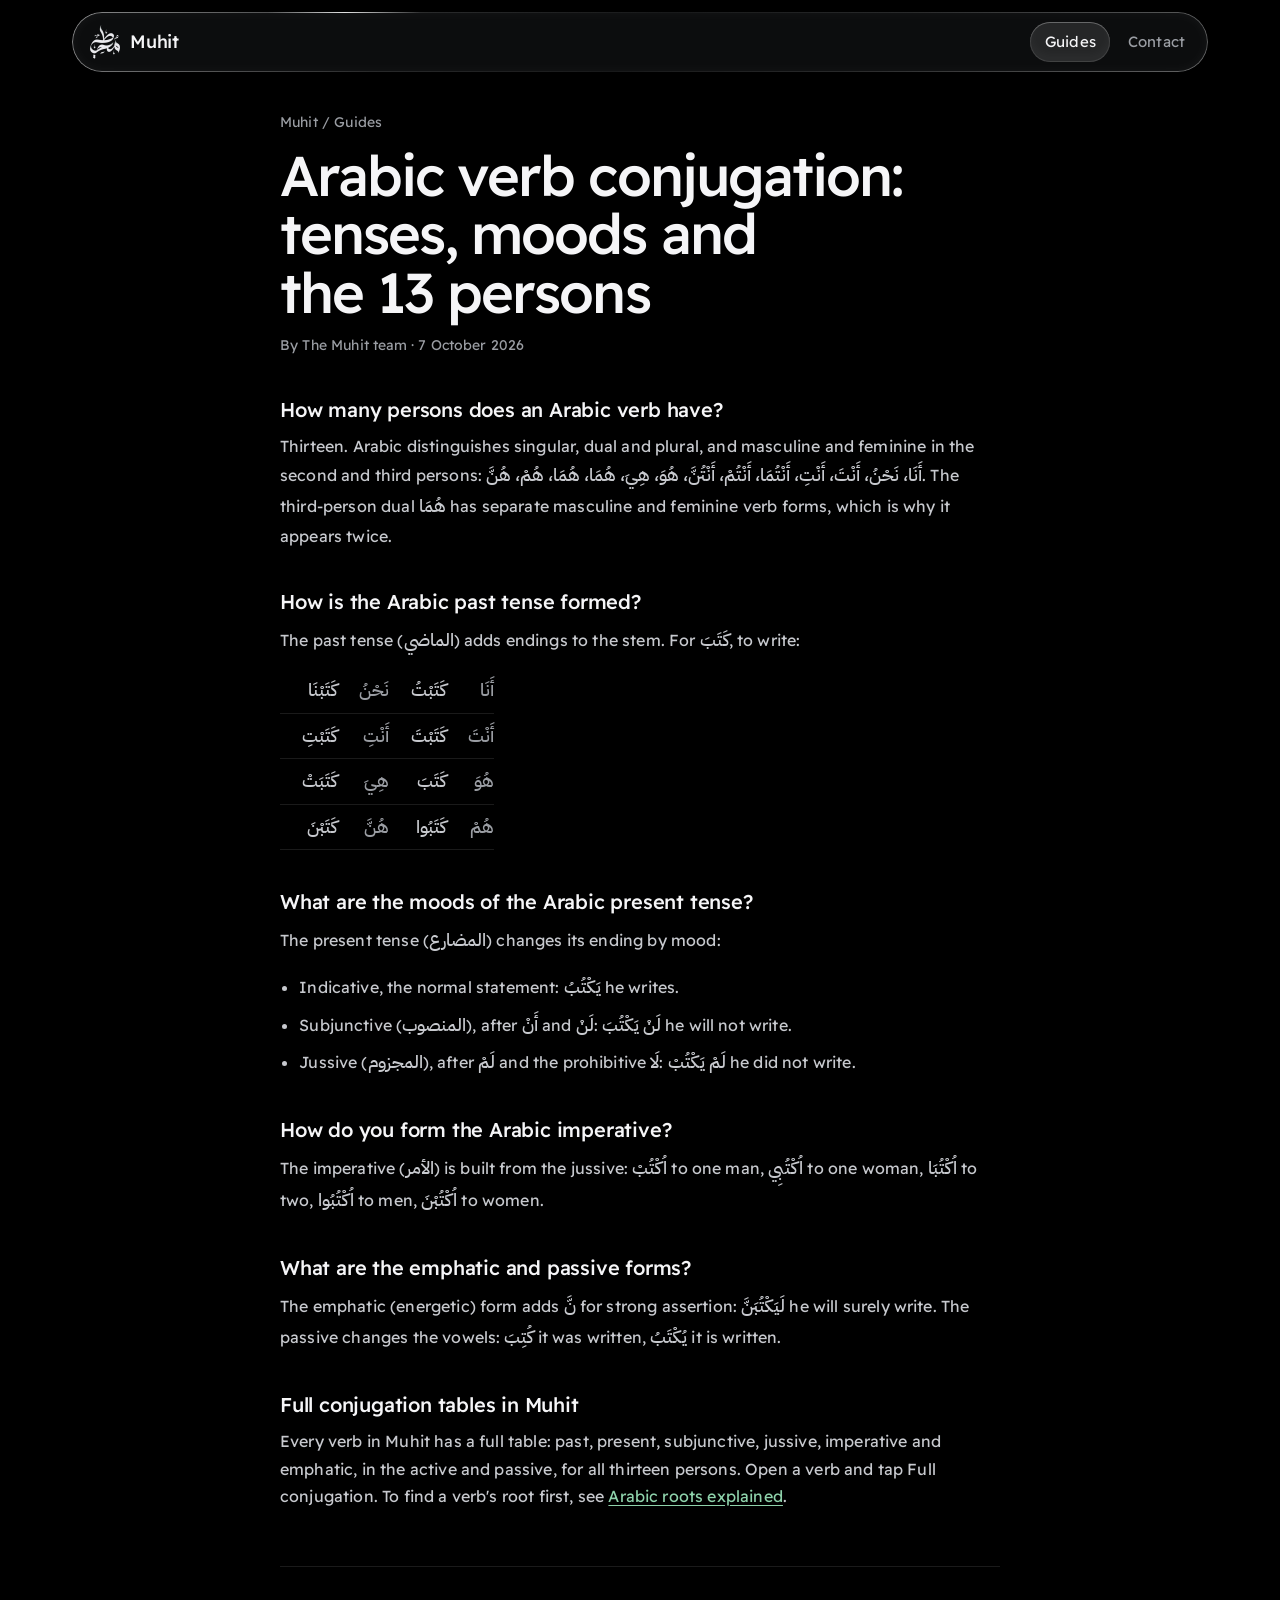
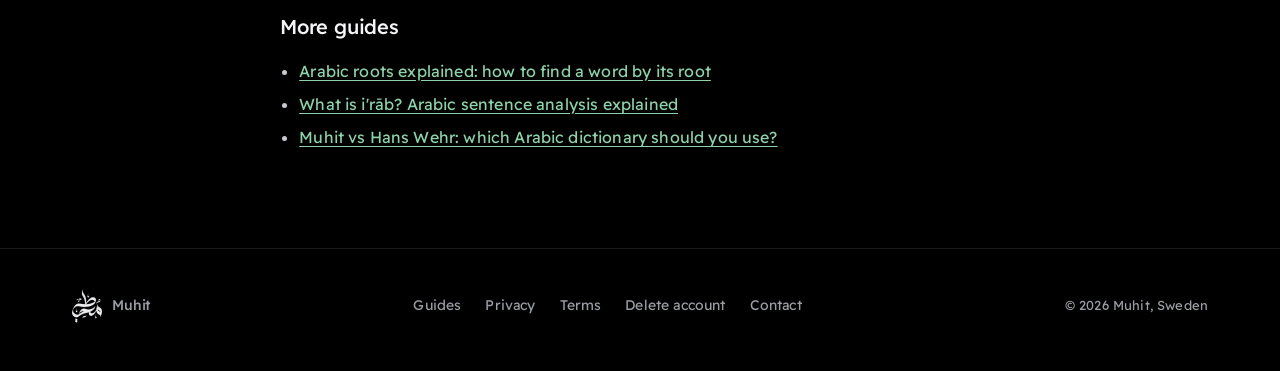
<file: guides/arabic-verb-conjugation/index.html>
<!DOCTYPE html>
<html lang="en">
<head>
<meta charset="utf-8">
<meta name="viewport" content="width=device-width, initial-scale=1">
<!-- GitHub Pages sends no security headers; this is the page's policy (no third-party code). -->
<meta http-equiv="Content-Security-Policy" content="default-src 'self'; script-src 'self'; style-src 'self' 'unsafe-inline'; img-src 'self' data:; font-src 'self'; media-src 'self'; connect-src 'self'; object-src 'none'; base-uri 'self'; form-action 'self'; upgrade-insecure-requests">
<title>Arabic verb conjugation: tenses, moods and the 13 persons | Muhit</title>
<meta name="description" content="A short guide to conjugating Arabic verbs: the 13 persons, the past and present tenses, the subjunctive, jussive, imperative, emphatic and passive forms.">
<link rel="canonical" href="https://muhit.site/guides/arabic-verb-conjugation/">
<meta name="theme-color" content="#000000">
<meta property="og:type" content="article">
<meta property="og:site_name" content="Muhit">
<meta property="og:title" content="Arabic verb conjugation: tenses, moods and the 13 persons">
<meta property="og:description" content="A short guide to conjugating Arabic verbs: the 13 persons, the past and present tenses, the subjunctive, jussive, imperative, emphatic and passive forms.">
<meta property="og:url" content="https://muhit.site/guides/arabic-verb-conjugation/">
<meta property="og:image" content="https://muhit.site/assets/og-image.png">
<meta name="twitter:card" content="summary_large_image">
<link rel="icon" href="/assets/icon.png">
<link rel="stylesheet" href="/assets/style.css?v=606be1e4">
<script type="application/ld+json">{"@context":"https://schema.org","@type":"Article","headline":"Arabic verb conjugation: tenses, moods and the 13 persons","description":"A short guide to conjugating Arabic verbs: the 13 persons, the past and present tenses, the subjunctive, jussive, imperative, emphatic and passive forms.","datePublished":"2026-10-07","dateModified":"2026-10-07","author":{"@type":"Organization","name":"The Muhit team","url":"https://muhit.site","logo":"https://muhit.site/assets/icon.png","email":"admin@muhit.site"},"publisher":{"@type":"Organization","name":"Muhit","url":"https://muhit.site","logo":"https://muhit.site/assets/icon.png","email":"admin@muhit.site"},"mainEntityOfPage":"https://muhit.site/guides/arabic-verb-conjugation/","image":"https://muhit.site/assets/og-image.png","inLanguage":"en"}</script>
</head>
<body>
<a class="skip" href="#main">Skip to content</a>
<header class="nav">
  <div class="wrap glass">
    <a class="brand" href="/" aria-label="Muhit home"><img src="/assets/logo-sm.png" alt="" width="30" height="34">Muhit</a>
    <nav aria-label="Main"><ul class="nav-links"><li><a href="/guides/">Guides</a></li><li><a href="mailto:admin@muhit.site">Contact</a></li></ul></nav>
  </div>
</header>
<div class="wrap doc">
  <main id="main">
    <nav class="crumbs" aria-label="Breadcrumb"><a href="/">Muhit</a> / <a href="/guides/">Guides</a></nav>
    <h1>Arabic verb conjugation: tenses, moods and the 13 persons</h1>
    <p class="byline">By The Muhit team · <time datetime="2026-10-07">7 October 2026</time></p>
    <h2>How many persons does an Arabic verb have?</h2>
    <p>Thirteen. Arabic distinguishes singular, dual and plural, and masculine and feminine in the second and third persons: <span class="ar" lang="ar" dir="rtl">أَنَا، نَحْنُ، أَنْتَ، أَنْتِ، أَنْتُمَا، أَنْتُمْ، أَنْتُنَّ، هُوَ، هِيَ، هُمَا، هُمَا، هُمْ، هُنَّ</span>. The third-person dual <span class="ar" lang="ar" dir="rtl">هُمَا</span> has separate masculine and feminine verb forms, which is why it appears twice.</p>
    <h2>How is the Arabic past tense formed?</h2>
    <p>The past tense (<span class="ar" lang="ar" dir="rtl">الماضي</span>) adds endings to the stem. For <span class="ar" lang="ar" dir="rtl">كَتَبَ</span>, to write:</p>
<table dir="rtl">
<tr><td><span class="ar" lang="ar" dir="rtl">أَنَا</span></td><td><span class="ar" lang="ar" dir="rtl">كَتَبْتُ</span></td><td><span class="ar" lang="ar" dir="rtl">نَحْنُ</span></td><td><span class="ar" lang="ar" dir="rtl">كَتَبْنَا</span></td></tr>
<tr><td><span class="ar" lang="ar" dir="rtl">أَنْتَ</span></td><td><span class="ar" lang="ar" dir="rtl">كَتَبْتَ</span></td><td><span class="ar" lang="ar" dir="rtl">أَنْتِ</span></td><td><span class="ar" lang="ar" dir="rtl">كَتَبْتِ</span></td></tr>
<tr><td><span class="ar" lang="ar" dir="rtl">هُوَ</span></td><td><span class="ar" lang="ar" dir="rtl">كَتَبَ</span></td><td><span class="ar" lang="ar" dir="rtl">هِيَ</span></td><td><span class="ar" lang="ar" dir="rtl">كَتَبَتْ</span></td></tr>
<tr><td><span class="ar" lang="ar" dir="rtl">هُمْ</span></td><td><span class="ar" lang="ar" dir="rtl">كَتَبُوا</span></td><td><span class="ar" lang="ar" dir="rtl">هُنَّ</span></td><td><span class="ar" lang="ar" dir="rtl">كَتَبْنَ</span></td></tr>
</table>
    <h2>What are the moods of the Arabic present tense?</h2>
    <p>The present tense (<span class="ar" lang="ar" dir="rtl">المضارع</span>) changes its ending by mood:</p>
<ul>
<li>Indicative, the normal statement: <span class="ar" lang="ar" dir="rtl">يَكْتُبُ</span> he writes.</li>
<li>Subjunctive (<span class="ar" lang="ar" dir="rtl">المنصوب</span>), after <span class="ar" lang="ar" dir="rtl">أَنْ</span> and <span class="ar" lang="ar" dir="rtl">لَنْ</span>: <span class="ar" lang="ar" dir="rtl">لَنْ يَكْتُبَ</span> he will not write.</li>
<li>Jussive (<span class="ar" lang="ar" dir="rtl">المجزوم</span>), after <span class="ar" lang="ar" dir="rtl">لَمْ</span> and the prohibitive <span class="ar" lang="ar" dir="rtl">لَا</span>: <span class="ar" lang="ar" dir="rtl">لَمْ يَكْتُبْ</span> he did not write.</li>
</ul>
    <h2>How do you form the Arabic imperative?</h2>
    <p>The imperative (<span class="ar" lang="ar" dir="rtl">الأمر</span>) is built from the jussive: <span class="ar" lang="ar" dir="rtl">اُكْتُبْ</span> to one man, <span class="ar" lang="ar" dir="rtl">اُكْتُبِي</span> to one woman, <span class="ar" lang="ar" dir="rtl">اُكْتُبَا</span> to two, <span class="ar" lang="ar" dir="rtl">اُكْتُبُوا</span> to men, <span class="ar" lang="ar" dir="rtl">اُكْتُبْنَ</span> to women.</p>
    <h2>What are the emphatic and passive forms?</h2>
    <p>The emphatic (energetic) form adds <span class="ar" lang="ar" dir="rtl">نَّ</span> for strong assertion: <span class="ar" lang="ar" dir="rtl">لَيَكْتُبَنَّ</span> he will surely write. The passive changes the vowels: <span class="ar" lang="ar" dir="rtl">كُتِبَ</span> it was written, <span class="ar" lang="ar" dir="rtl">يُكْتَبُ</span> it is written.</p>
    <h2>Full conjugation tables in Muhit</h2>
    <p>Every verb in Muhit has a full table: past, present, subjunctive, jussive, imperative and emphatic, in the active and passive, for all thirteen persons. Open a verb and tap Full conjugation. To find a verb's root first, see <a href="/guides/arabic-roots/">Arabic roots explained</a>.</p>
    <aside class="more"><h2>More guides</h2><ul><li><a href="/guides/arabic-roots/">Arabic roots explained: how to find a word by its root</a></li><li><a href="/guides/what-is-irab/">What is i'rāb? Arabic sentence analysis explained</a></li><li><a href="/compare/muhit-vs-hans-wehr/">Muhit vs Hans Wehr: which Arabic dictionary should you use?</a></li></ul></aside>
  </main>
</div>
<footer class="footer">
  <div class="wrap">
    <a class="brand" href="/"><img src="/assets/logo-sm.png" alt="" width="30" height="34">Muhit</a>
    <nav aria-label="Site"><a href="/guides/">Guides</a><a href="/privacy/">Privacy</a><a href="/terms/">Terms</a><a href="/delete-account/">Delete account</a><a href="mailto:admin@muhit.site">Contact</a></nav>
    <small>© 2026 Muhit, Sweden</small>
  </div>
</footer>
<script src="/assets/site.js?v=0b70996f" defer></script>
</body>
</html>
</file>
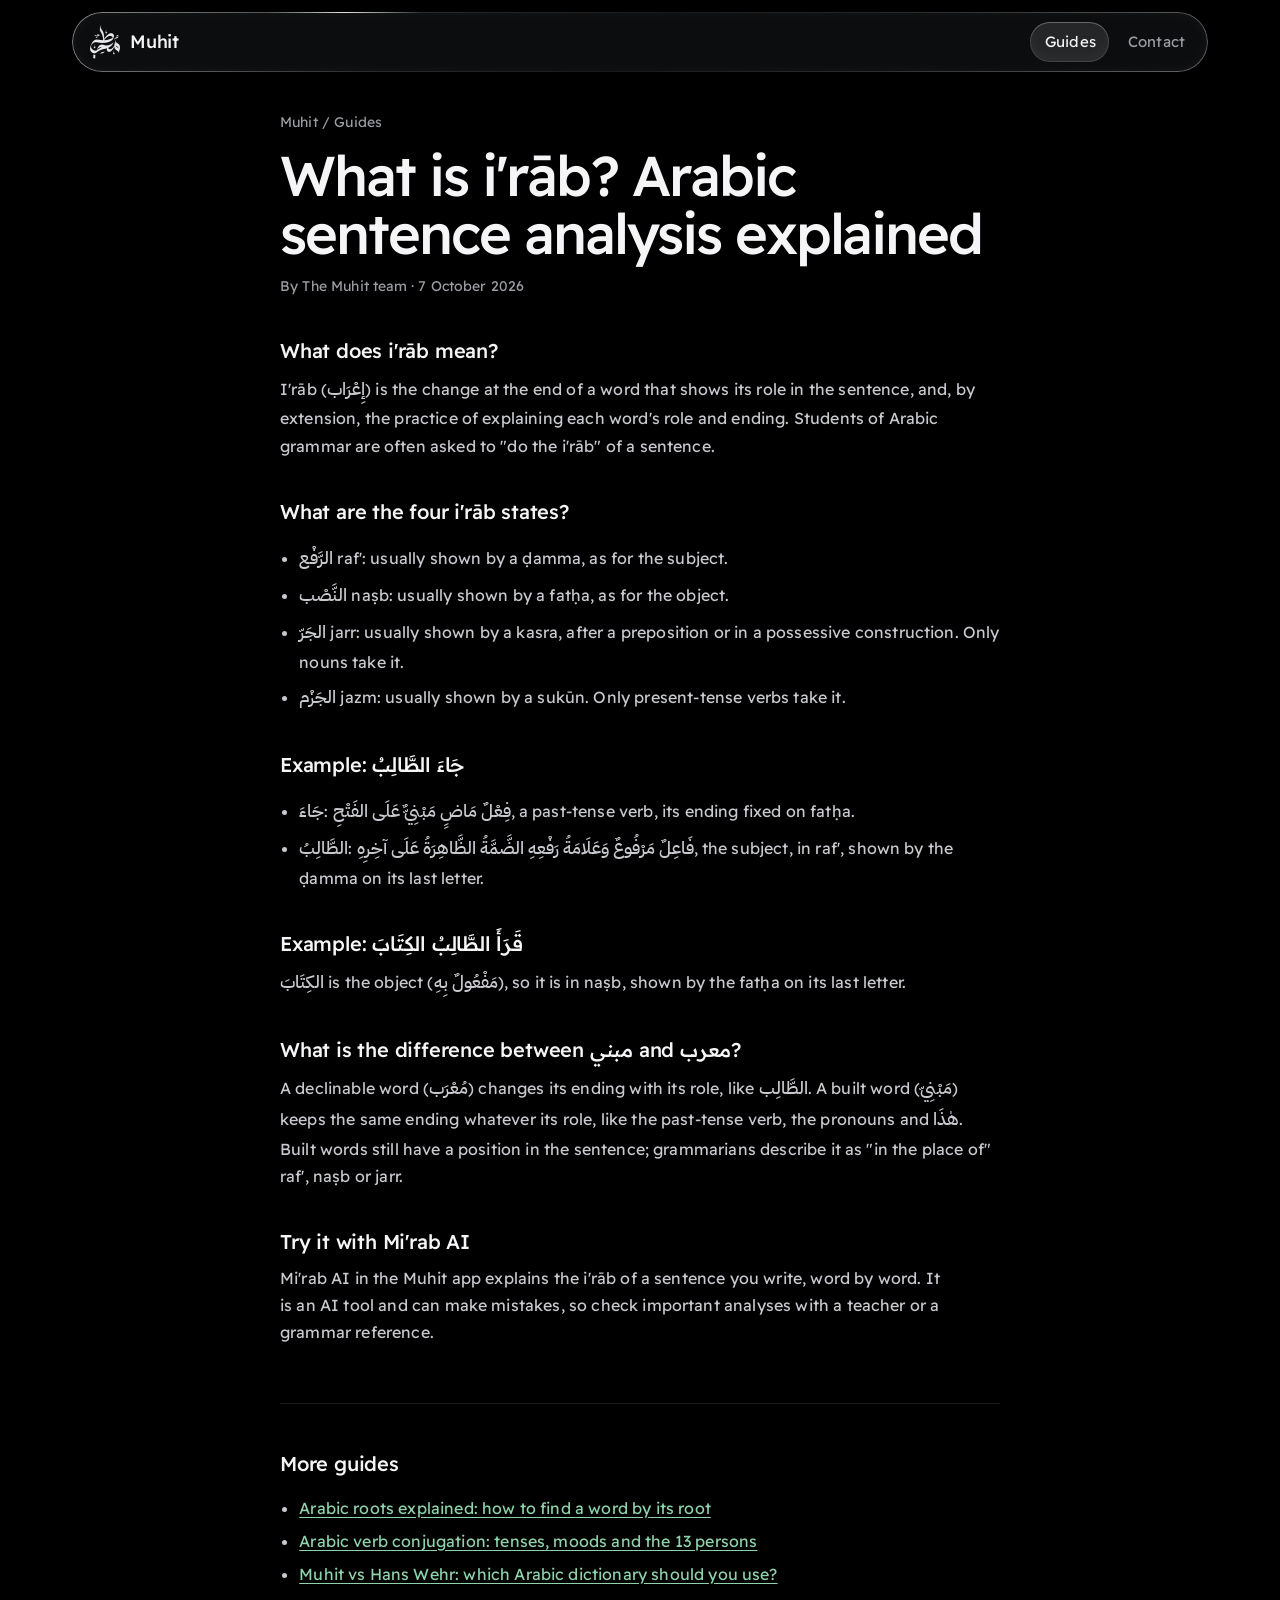
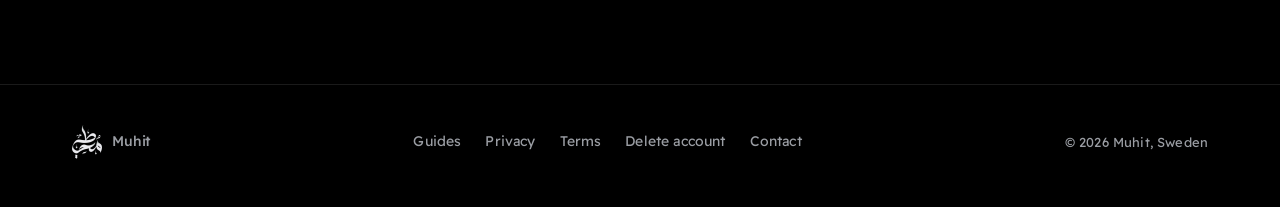
<file: guides/what-is-irab/index.html>
<!DOCTYPE html>
<html lang="en">
<head>
<meta charset="utf-8">
<meta name="viewport" content="width=device-width, initial-scale=1">
<!-- GitHub Pages sends no security headers; this is the page's policy (no third-party code). -->
<meta http-equiv="Content-Security-Policy" content="default-src 'self'; script-src 'self'; style-src 'self' 'unsafe-inline'; img-src 'self' data:; font-src 'self'; media-src 'self'; connect-src 'self'; object-src 'none'; base-uri 'self'; form-action 'self'; upgrade-insecure-requests">
<title>What is i'rāb? Arabic sentence analysis explained | Muhit</title>
<meta name="description" content="I'rāb (إعراب) explained simply: the case and mood endings of Arabic, the four signs, and worked examples of analysing a sentence word by word.">
<link rel="canonical" href="https://muhit.site/guides/what-is-irab/">
<meta name="theme-color" content="#000000">
<meta property="og:type" content="article">
<meta property="og:site_name" content="Muhit">
<meta property="og:title" content="What is i'rāb? Arabic sentence analysis explained">
<meta property="og:description" content="I'rāb (إعراب) explained simply: the case and mood endings of Arabic, the four signs, and worked examples of analysing a sentence word by word.">
<meta property="og:url" content="https://muhit.site/guides/what-is-irab/">
<meta property="og:image" content="https://muhit.site/assets/og-image.png">
<meta name="twitter:card" content="summary_large_image">
<link rel="icon" href="/assets/icon.png">
<link rel="stylesheet" href="/assets/style.css?v=606be1e4">
<script type="application/ld+json">{"@context":"https://schema.org","@type":"Article","headline":"What is i'rāb? Arabic sentence analysis explained","description":"I'rāb (إعراب) explained simply: the case and mood endings of Arabic, the four signs, and worked examples of analysing a sentence word by word.","datePublished":"2026-10-07","dateModified":"2026-10-07","author":{"@type":"Organization","name":"The Muhit team","url":"https://muhit.site","logo":"https://muhit.site/assets/icon.png","email":"admin@muhit.site"},"publisher":{"@type":"Organization","name":"Muhit","url":"https://muhit.site","logo":"https://muhit.site/assets/icon.png","email":"admin@muhit.site"},"mainEntityOfPage":"https://muhit.site/guides/what-is-irab/","image":"https://muhit.site/assets/og-image.png","inLanguage":"en"}</script>
</head>
<body>
<a class="skip" href="#main">Skip to content</a>
<header class="nav">
  <div class="wrap glass">
    <a class="brand" href="/" aria-label="Muhit home"><img src="/assets/logo-sm.png" alt="" width="30" height="34">Muhit</a>
    <nav aria-label="Main"><ul class="nav-links"><li><a href="/guides/">Guides</a></li><li><a href="mailto:admin@muhit.site">Contact</a></li></ul></nav>
  </div>
</header>
<div class="wrap doc">
  <main id="main">
    <nav class="crumbs" aria-label="Breadcrumb"><a href="/">Muhit</a> / <a href="/guides/">Guides</a></nav>
    <h1>What is i'rāb? Arabic sentence analysis explained</h1>
    <p class="byline">By The Muhit team · <time datetime="2026-10-07">7 October 2026</time></p>
    <h2>What does i'rāb mean?</h2>
    <p>I'rāb (<span class="ar" lang="ar" dir="rtl">إِعْرَاب</span>) is the change at the end of a word that shows its role in the sentence, and, by extension, the practice of explaining each word's role and ending. Students of Arabic grammar are often asked to "do the i'rāb" of a sentence.</p>
    <h2>What are the four i'rāb states?</h2>
    <ul>
<li><span class="ar" lang="ar" dir="rtl">الرَّفْع</span> raf': usually shown by a ḍamma, as for the subject.</li>
<li><span class="ar" lang="ar" dir="rtl">النَّصْب</span> naṣb: usually shown by a fatḥa, as for the object.</li>
<li><span class="ar" lang="ar" dir="rtl">الجَرّ</span> jarr: usually shown by a kasra, after a preposition or in a possessive construction. Only nouns take it.</li>
<li><span class="ar" lang="ar" dir="rtl">الجَزْم</span> jazm: usually shown by a sukūn. Only present-tense verbs take it.</li>
</ul>
    <h2>Example: جَاءَ الطَّالِبُ</h2>
    <ul>
<li><span class="ar" lang="ar" dir="rtl">جَاءَ</span>: <span class="ar" lang="ar" dir="rtl">فِعْلٌ مَاضٍ مَبْنِيٌّ عَلَى الفَتْحِ</span>, a past-tense verb, its ending fixed on fatḥa.</li>
<li><span class="ar" lang="ar" dir="rtl">الطَّالِبُ</span>: <span class="ar" lang="ar" dir="rtl">فَاعِلٌ مَرْفُوعٌ وَعَلَامَةُ رَفْعِهِ الضَّمَّةُ الظَّاهِرَةُ عَلَى آخِرِهِ</span>, the subject, in raf', shown by the ḍamma on its last letter.</li>
</ul>
    <h2>Example: قَرَأَ الطَّالِبُ الكِتَابَ</h2>
    <p><span class="ar" lang="ar" dir="rtl">الكِتَابَ</span> is the object (<span class="ar" lang="ar" dir="rtl">مَفْعُولٌ بِهِ</span>), so it is in naṣb, shown by the fatḥa on its last letter.</p>
    <h2>What is the difference between مبني and معرب?</h2>
    <p>A declinable word (<span class="ar" lang="ar" dir="rtl">مُعْرَب</span>) changes its ending with its role, like <span class="ar" lang="ar" dir="rtl">الطَّالِب</span>. A built word (<span class="ar" lang="ar" dir="rtl">مَبْنِيّ</span>) keeps the same ending whatever its role, like the past-tense verb, the pronouns and <span class="ar" lang="ar" dir="rtl">هٰذَا</span>. Built words still have a position in the sentence; grammarians describe it as "in the place of" raf', naṣb or jarr.</p>
    <h2>Try it with Mi'rab AI</h2>
    <p>Mi'rab AI in the Muhit app explains the i'rāb of a sentence you write, word by word. It is an AI tool and can make mistakes, so check important analyses with a teacher or a grammar reference.</p>
    <aside class="more"><h2>More guides</h2><ul><li><a href="/guides/arabic-roots/">Arabic roots explained: how to find a word by its root</a></li><li><a href="/guides/arabic-verb-conjugation/">Arabic verb conjugation: tenses, moods and the 13 persons</a></li><li><a href="/compare/muhit-vs-hans-wehr/">Muhit vs Hans Wehr: which Arabic dictionary should you use?</a></li></ul></aside>
  </main>
</div>
<footer class="footer">
  <div class="wrap">
    <a class="brand" href="/"><img src="/assets/logo-sm.png" alt="" width="30" height="34">Muhit</a>
    <nav aria-label="Site"><a href="/guides/">Guides</a><a href="/privacy/">Privacy</a><a href="/terms/">Terms</a><a href="/delete-account/">Delete account</a><a href="mailto:admin@muhit.site">Contact</a></nav>
    <small>© 2026 Muhit, Sweden</small>
  </div>
</footer>
<script src="/assets/site.js?v=0b70996f" defer></script>
</body>
</html>
</file>
<file: assets/style.css>
/* Muhit website. "Ink" direction, shared with the app (docs/design/MUHIT-DESIGN.md):
   true-black canvas, one luminous surface step, hairlines instead of shadows,
   Muhit green as a scarce stamp, light pill as the loudest action. */

@font-face { font-family: "Readex Pro"; font-weight: 400; font-display: swap; src: url("fonts/ReadexPro-Regular.ttf") format("truetype"); }
@font-face { font-family: "Readex Pro"; font-weight: 500; font-display: swap; src: url("fonts/ReadexPro-Medium.ttf") format("truetype"); }
@font-face { font-family: "Readex Pro"; font-weight: 600; font-display: swap; src: url("fonts/ReadexPro-SemiBold.ttf") format("truetype"); }
@font-face { font-family: "IBM Plex Sans Arabic"; font-weight: 500; font-display: swap; src: url("fonts/IBMPlexSansArabic_500Medium.ttf") format("truetype"); }

:root {
  --bg: #000000;
  --surf: #16181a;
  --surf2: #222428;
  --line: rgba(255, 255, 255, 0.1);
  --line-strong: rgba(255, 255, 255, 0.18);
  --tx: #f5f5f7;
  --mut: #9a9da3;
  --ac: #4fa87c;
  --acs: #8ed2ab;
  --acbg: #13291e;
  --err: #e08a76;
  --ease-out: cubic-bezier(0.23, 1, 0.32, 1);
  --wrap: 1200px;
  --gutter: clamp(16px, 4vw, 32px);
  color-scheme: dark;
}

* { box-sizing: border-box; }
html { -webkit-text-size-adjust: 100%; scroll-behavior: smooth; }
body {
  margin: 0;
  background: var(--bg);
  color: var(--tx);
  font: 400 16px/1.55 "Readex Pro", -apple-system, BlinkMacSystemFont, "Segoe UI", Helvetica, Arial, sans-serif;
  letter-spacing: 0.01em;
  -webkit-font-smoothing: antialiased;
  text-rendering: optimizeLegibility;
}
img { display: block; max-width: 100%; height: auto; }
a { color: var(--acs); text-underline-offset: 3px; }
a:focus-visible, button:focus-visible, .btn:focus-visible { outline: 2px solid var(--acs); outline-offset: 3px; border-radius: 999px; }
h1, h2, h3 { font-weight: 500; margin: 0; text-wrap: balance; }
p { margin: 0; text-wrap: pretty; }
.ar { font-family: "IBM Plex Sans Arabic", "Geeza Pro", Tahoma, sans-serif; font-weight: 500; letter-spacing: 0; }
.wrap { max-width: var(--wrap); margin: 0 auto; padding: 0 var(--gutter); }
.skip { position: absolute; left: -999px; top: 8px; background: var(--tx); color: var(--bg); padding: 10px 16px; border-radius: 999px; z-index: 30; }
.skip:focus { left: 16px; }
.label {
  font-family: "Readex Pro", sans-serif; font-weight: 500;
  font-size: 12px; letter-spacing: 0.18em; text-transform: uppercase; color: var(--acs);
}
[hidden] { display: none !important; }

/* Liquid Glass, for the floating control layer only (Apple's rule: glass is for
   navigation over content, never for the content itself). Frosted everywhere;
   on Chromium site.js adds real refraction at the rim with an SVG displacement
   map built for the element's exact size. The rim catches light where the
   pointer is, and a press lights the glass from the finger. */
@property --mx { syntax: "<length-percentage>"; inherits: true; initial-value: 24%; }
@property --my { syntax: "<length-percentage>"; inherits: true; initial-value: 0%; }
.glass {
  position: relative; isolation: isolate;
  background: rgba(34, 36, 40, 0.36);
  -webkit-backdrop-filter: blur(14px) saturate(180%); backdrop-filter: blur(14px) saturate(180%);
  box-shadow: inset 0 0 14px rgba(255, 255, 255, 0.05), 0 12px 32px rgba(0, 0, 0, 0.5), 0 2px 6px rgba(0, 0, 0, 0.3);
  transition: --mx 160ms linear, --my 160ms linear;
}
.glass::before, .glass::after { content: ""; position: absolute; inset: 0; border-radius: inherit; pointer-events: none; }
.glass::before {
  padding: 1px;
  background:
    radial-gradient(110px 60px at var(--mx) var(--my), rgba(255, 255, 255, 0.85), rgba(255, 255, 255, 0) 70%),
    linear-gradient(135deg, rgba(255, 255, 255, 0.5), rgba(255, 255, 255, 0.1) 30%, rgba(255, 255, 255, 0.03) 50%, rgba(255, 255, 255, 0.1) 70%, rgba(255, 255, 255, 0.34));
  -webkit-mask: linear-gradient(#000 0 0) content-box, linear-gradient(#000 0 0); -webkit-mask-composite: xor;
  mask: linear-gradient(#000 0 0) content-box exclude, linear-gradient(#000 0 0);
}
.glass::after {
  z-index: -1; opacity: 0; transition: opacity 320ms var(--ease-out);
  background: radial-gradient(180px 120px at var(--mx) var(--my), rgba(255, 255, 255, 0.12), rgba(255, 255, 255, 0) 70%);
}
@media (hover: hover) { .glass:hover::after { opacity: 1; } }
.glass:active::after { opacity: 1; transition-duration: 80ms; background: radial-gradient(200px 140px at var(--mx) var(--my), rgba(255, 255, 255, 0.2), rgba(255, 255, 255, 0) 70%); }

/* Navigation: a floating glass capsule; the page scrolls underneath it. */
.nav { position: sticky; top: 0; z-index: 20; padding: 12px var(--gutter) 0; pointer-events: none; }
.nav::before { content: ""; position: absolute; inset: 0 0 auto; height: 44px; z-index: -1; background: linear-gradient(rgba(0, 0, 0, 0.75), rgba(0, 0, 0, 0)); }
.nav .wrap {
  pointer-events: auto; max-width: calc(var(--wrap) - 2 * var(--gutter)); height: 60px; padding: 0 8px 0 18px; border-radius: 999px;
  display: flex; align-items: center; justify-content: space-between; gap: 24px;
}
.brand { display: flex; align-items: center; gap: 10px; color: var(--tx); text-decoration: none; font-weight: 500; font-size: 18px; letter-spacing: -0.01em; }
.brand img { width: 30px; height: auto; }
.nav-links { position: relative; display: flex; align-items: center; gap: 2px; list-style: none; margin: 0; padding: 0; }
.nav-links a { position: relative; z-index: 1; display: block; padding: 9px 15px; border-radius: 999px; color: var(--mut); text-decoration: none; font-size: 15px; transition: color 160ms ease; }
.nav-links a:hover, .nav-links a[aria-current] { color: var(--tx); }
/* The selection: a lighter drop of glass that glides between links on a
   spring and swells while it moves, like the iOS 26 tab bar. */
.lens {
  position: absolute; left: 0; top: 50%; height: 40px; margin-top: -20px; border-radius: 999px; pointer-events: none;
  background: rgba(255, 255, 255, 0.1);
  box-shadow: inset 0 1px 0 rgba(255, 255, 255, 0.22), inset 0 0 0 1px rgba(255, 255, 255, 0.1), inset 0 -6px 12px rgba(255, 255, 255, 0.04);
  opacity: 0; transition: opacity 220ms ease;
}

/* Buttons */
.btn {
  display: inline-flex; align-items: center; justify-content: center; gap: 10px;
  min-height: 48px; padding: 0 26px; border: 0; border-radius: 999px;
  background: var(--tx); color: var(--bg);
  font: 600 16px/1 "Readex Pro", sans-serif; letter-spacing: 0.01em;
  text-decoration: none; cursor: pointer; white-space: nowrap;
  transition: transform 140ms var(--ease-out), background-color 160ms ease;
}
.btn:active { transform: scale(0.97); }
@media (hover: hover) and (pointer: fine) { .btn:hover { background: #ffffff; } }
.btn.ghost { background: transparent; color: var(--tx); box-shadow: inset 0 0 0 1px var(--line-strong); }
@media (hover: hover) and (pointer: fine) { .btn.ghost:hover { background: rgba(255, 255, 255, 0.06); } }
.btn svg { width: 20px; height: 20px; flex: none; }

/* Store badge: a pill, not a fake App Store graphic. Not a link until launch. */
.store {
  display: inline-flex; align-items: center; gap: 12px;
  height: 56px; padding: 0 24px 0 18px; border-radius: 999px;
  background: var(--tx); color: var(--bg); text-decoration: none;
}
.store svg { width: 26px; height: 26px; }
.store span { display: flex; flex-direction: column; line-height: 1.15; }
.store small { font-size: 11px; font-weight: 500; letter-spacing: 0.04em; opacity: 0.7; }
.store b { font-size: 17px; font-weight: 600; letter-spacing: -0.01em; }

/* Phone frame around real screenshots */
.phone {
  position: relative; border-radius: 15% / 7%; padding: 2.4%;
  background: #0b0c0d;
  box-shadow: inset 0 0 0 1px rgba(255, 255, 255, 0.09), 0 0 0 1px #000;
}
.phone img { width: 100%; border-radius: 13% / 6%; }

/* Hero */
.hero { position: relative; overflow: hidden; padding: clamp(40px, 8vw, 96px) 0 0; }
.hero::after { content: ""; position: absolute; left: 0; right: 0; bottom: 0; height: 140px; background: linear-gradient(rgba(0, 0, 0, 0), var(--bg)); pointer-events: none; z-index: 3; }
.hero::before {
  content: ""; position: absolute; z-index: -1; pointer-events: none;
  right: -10%; top: 4%; width: 70vw; max-width: 900px; aspect-ratio: 1;
  background: radial-gradient(closest-side, rgba(79, 168, 124, 0.20), rgba(79, 168, 124, 0.05) 55%, transparent 72%);
}
.hero-grid { display: grid; grid-template-columns: 1.05fr 0.95fr; align-items: end; gap: 48px; }
.hero-copy { padding-bottom: clamp(48px, 9vw, 120px); }
.hero h1 { font-size: clamp(52px, 6.4vw, 92px); line-height: 0.98; letter-spacing: -0.045em; }
.hero h1 .line { display: block; }
.hero h1 em { font-style: normal; color: var(--acs); }
.hero-sub { margin-top: 28px; max-width: 30ch; font-size: clamp(18px, 1.6vw, 21px); line-height: 1.5; color: var(--mut); }
.hero-sub strong { color: var(--tx); font-weight: 500; }
.hero-cta { margin-top: 36px; display: flex; flex-wrap: wrap; align-items: center; gap: 16px; }
.hero-cta .note { color: var(--mut); font-size: 14px; }
.hero-phones { position: relative; height: clamp(440px, 52vw, 680px); }
.hero-phones .phone { position: absolute; width: clamp(220px, 23vw, 310px); }
.hero-phones .front { right: 4%; bottom: -12%; z-index: 2; }
.hero-phones .back { right: 44%; bottom: -24%; transform: rotate(-7deg); opacity: 0.55; }

/* Numbers */
.numbers { border-top: 1px solid var(--line); border-bottom: 1px solid var(--line); }
.numbers ul { list-style: none; margin: 0; padding: 0; display: grid; grid-template-columns: repeat(4, 1fr); }
.numbers li { padding: 40px 0; }
.numbers li + li { padding-left: 32px; border-left: 1px solid var(--line); }
.numbers b { display: block; font-size: clamp(32px, 4vw, 52px); font-weight: 500; letter-spacing: -0.03em; line-height: 1; font-variant-numeric: tabular-nums; }
.numbers span { display: block; margin-top: 10px; color: var(--mut); font-size: 15px; }

/* Shared section rhythm */
.section { padding: clamp(80px, 11vw, 136px) 0; scroll-margin-top: 40px; }
.section-title { font-size: clamp(36px, 5.4vw, 72px); line-height: 1.02; letter-spacing: -0.035em; max-width: 14ch; }
.section-lead { margin-top: 20px; max-width: 52ch; color: var(--mut); font-size: 18px; }

/* A word, all of it: annotated phone */
.anatomy { display: grid; grid-template-columns: 1fr minmax(260px, 340px) 1fr; gap: clamp(24px, 4vw, 64px); align-items: center; margin-top: 64px; }
.anatomy .phone { width: 100%; }
.notes { display: grid; gap: 48px; }
.notes.left { text-align: right; }
.note-item h3 { font-size: 22px; letter-spacing: -0.015em; }
.note-item p { margin-top: 8px; color: var(--mut); font-size: 16px; }
.note-item .ar { display: block; margin-bottom: 12px; font-size: 30px; line-height: 1.3; color: var(--acs); }

/* Bento */
.bento { margin-top: 56px; display: grid; grid-template-columns: 1.15fr 1fr 1fr; grid-template-rows: auto auto; gap: 16px; }
.tile {
  position: relative; overflow: hidden; border-radius: 28px; background: var(--surf);
  box-shadow: inset 0 0 0 1px var(--line); padding: 28px 28px 0; display: flex; flex-direction: column; min-height: 340px;
}
.tile h3 { font-size: 22px; letter-spacing: -0.015em; }
.tile p { margin-top: 8px; color: var(--mut); font-size: 15.5px; max-width: 34ch; }
.tile .shot {
  margin: 24px auto 0; width: 78%; max-width: 300px; max-height: 340px;
  border-radius: 26px 26px 0 0; overflow: hidden; box-shadow: inset 0 0 0 1px var(--line);
  -webkit-mask-image: linear-gradient(#000 62%, transparent); mask-image: linear-gradient(#000 62%, transparent);
}
.tile .shot img { width: 100%; height: auto; }
.tile .shot { margin-top: auto; }
.tile > p { margin-bottom: 24px; }
.tile-roots { grid-row: span 2; }
.tile-roots .shot { width: 74%; max-width: 360px; max-height: none; margin-top: 0; }
.tile-offline {
  justify-content: flex-end; padding-bottom: 28px;
  background:
    radial-gradient(120% 90% at 85% 0%, rgba(79, 168, 124, 0.38), transparent 60%),
    linear-gradient(160deg, #10241a, var(--surf) 70%);
}
.tile-offline .glyph { position: absolute; top: 28px; right: 28px; width: 44px; height: 44px; color: var(--acs); }
.tile-offline .big { font-size: clamp(34px, 3.2vw, 46px); line-height: 1; letter-spacing: -0.04em; font-weight: 500; margin-bottom: 14px; }

/* Mi'rab */
.mirab { position: relative; }
.mirab-head { max-width: 760px; }
.mirab-demo { margin-top: 56px; display: grid; grid-template-columns: 1fr 1fr; gap: 16px; }
.sentence {
  grid-column: 1 / -1; border-radius: 28px; padding: 32px; background: var(--surf);
  box-shadow: inset 0 0 0 1px var(--line); display: flex; align-items: center; justify-content: space-between; gap: 24px; flex-wrap: wrap;
}
.sentence .ar { font-size: clamp(36px, 5vw, 56px); line-height: 1.5; direction: rtl; }
.sentence .tr { color: var(--mut); font-size: 17px; }
/* Each word lights up as the card explaining it arrives. */
.sentence [data-w] {
  background: linear-gradient(currentColor, currentColor) right bottom / 0 2px no-repeat;
  transition: color 600ms var(--ease-out) 380ms, background-size 700ms var(--ease-out) 380ms;
}
.mirab-demo:has([data-for="1"].in) [data-w="1"], .mirab-demo:has([data-for="2"].in) [data-w="2"] { color: var(--acs); background-size: 100% 2px; }
.irab { border-radius: 28px; padding: 28px; background: var(--surf); box-shadow: inset 0 0 0 1px var(--line); }
.irab .top-row { display: flex; align-items: baseline; justify-content: space-between; gap: 16px; }
.irab .ar.word { font-size: 34px; line-height: 1.4; color: var(--acs); }
.irab .role { font-size: 13px; letter-spacing: 0.12em; text-transform: uppercase; color: var(--mut); }
.irab .ar.why { display: block; margin-top: 14px; font-size: 19px; line-height: 1.9; direction: rtl; text-align: right; color: var(--tx); }

/* Practice gallery */
.gallery { margin: 56px auto 0; max-width: 820px; display: grid; grid-template-columns: repeat(2, 1fr); gap: clamp(16px, 4vw, 64px); }
.gallery figure { margin: 0; }
.gallery .phone { width: min(100%, 320px); margin: 0 auto; }
.gallery figcaption { margin-top: 24px; text-align: center; }
.gallery figcaption b { display: block; font-weight: 500; font-size: 18px; letter-spacing: -0.01em; }
.gallery figcaption span { display: block; margin-top: 4px; color: var(--mut); font-size: 15px; }
.gallery figure:nth-child(2) { margin-top: 72px; }

/* Closing */
.closing { position: relative; overflow: hidden; text-align: center; padding: clamp(96px, 14vw, 180px) 0; border-top: 1px solid var(--line); }
.closing .watermark {
  position: absolute; inset: 50% auto auto 50%; transform: translate(-50%, -54%);
  font-size: clamp(180px, 32vw, 420px); line-height: 1; color: rgba(79, 168, 124, 0.08); pointer-events: none; user-select: none; white-space: nowrap;
}
.closing h2 { position: relative; font-size: clamp(40px, 6vw, 80px); line-height: 1; letter-spacing: -0.04em; }
.closing p { position: relative; margin: 22px auto 0; max-width: 44ch; color: var(--mut); font-size: 18px; }
.closing .store { position: relative; margin-top: 36px; }

/* Footer */
.footer { border-top: 1px solid var(--line); }
.footer .wrap { padding-top: 40px; padding-bottom: 48px; display: flex; align-items: center; justify-content: space-between; gap: 24px; flex-wrap: wrap; }
.footer nav { display: flex; gap: 24px; flex-wrap: wrap; }
.footer a { color: var(--mut); text-decoration: none; font-size: 14px; }
.footer a:hover { color: var(--tx); }
.footer small { color: var(--mut); font-size: 13px; }

/* Reveal on scroll (only when JS has marked the page; content is visible without JS).
   .revealed is the inline script's safety net for when site.js never runs; once
   site.js is watching (.io) it no longer applies, so later sections still animate. */
.js [data-reveal] {
  opacity: 0; transform: translateY(18px);
  transition: opacity 700ms var(--ease-out), transform 700ms var(--ease-out), filter 700ms var(--ease-out);
  transition-delay: var(--d, 0ms);
}
.js :where(.line, .section-title, .closing h2)[data-reveal] { filter: blur(12px); }
.js .notes.left [data-reveal] { transform: translateX(-32px); }
.js .notes:not(.left) [data-reveal] { transform: translateX(32px); }
.js [data-reveal].in, .js .notes [data-reveal].in, .revealed:not(.io) [data-reveal] { opacity: 1; transform: none; filter: none; }
.js .hero [data-reveal] { transition-duration: 900ms; }

/* Scroll-linked motion (Safari 26, Chrome; elsewhere the page is simply still).
   Uses the individual translate/scale/rotate properties so it stacks with the
   reveal transforms above. */
@supports (animation-timeline: view()) {
  @media (prefers-reduced-motion: no-preference) {
    .hero-phones .front { animation: hero-front linear both; animation-timeline: scroll(root); animation-range: 0 90vh; }
    .hero-phones .back { animation: hero-back linear both; animation-timeline: scroll(root); animation-range: 0 90vh; }
    .anatomy .phone { animation: settle linear both; animation-timeline: view(); animation-range: entry 0% cover 45%; }
    .tile { view-timeline: --tile; }
    .tile:not(.tile-roots) .shot img { animation: screen-scroll linear both; animation-timeline: --tile; animation-range: cover; }
    .closing { view-timeline: --closing; }
    .closing .watermark { animation: glide linear both; animation-timeline: --closing; animation-range: cover; }
  }
  @media (prefers-reduced-motion: no-preference) and (min-width: 768px) {
    .gallery figure { animation: float-a linear both; animation-timeline: view(); animation-range: cover; }
    .gallery figure:nth-child(2) { animation-name: float-b; }
  }
}
@keyframes hero-front { to { translate: 0 -14%; } }
@keyframes hero-back { to { translate: 0 -4%; rotate: -5deg; } }
@keyframes settle { from { scale: 0.88; } }
@keyframes screen-scroll { from { translate: 0 4%; } to { translate: 0 -16%; } }
@keyframes glide { from { translate: 9% 0; } to { translate: -9% 0; } }
@keyframes float-a { from { translate: 0 40px; } to { translate: 0 -40px; } }
@keyframes float-b { from { translate: 0 100px; } to { translate: 0 -100px; } }

/* Single-message pages (/confirmed, /reset) */
.center { min-height: 100dvh; display: flex; align-items: center; justify-content: center; padding: 24px 16px; }
.panel { width: 100%; max-width: 440px; background: var(--surf); box-shadow: inset 0 0 0 1px var(--line); border-radius: 28px; padding: 40px 28px 32px; text-align: center; }
.panel .logo { width: 64px; height: auto; margin: 0 auto 22px; }
.badge { width: 64px; height: 64px; border-radius: 50%; margin: 0 auto 18px; display: flex; align-items: center; justify-content: center; background: var(--acbg); color: var(--acs); font-size: 30px; }
.badge.bad { background: rgba(224, 138, 118, 0.14); color: var(--err); }
.panel .label { display: block; margin-bottom: 8px; }
.panel h1 { font-size: 26px; letter-spacing: -0.02em; margin: 0 0 10px; }
.panel p { color: var(--mut); margin: 0 0 24px; }
.panel .btn { width: 100%; }
.panel .hint { font-size: 13px; margin: 16px 0 0; }

/* Legal pages and guides */
.doc main { max-width: 720px; margin: 40px auto 96px; }
.doc main h1 { font-size: clamp(36px, 6vw, 56px); letter-spacing: -0.035em; line-height: 1.05; margin: 12px 0 32px; }
.doc main h2 { font-size: 20px; letter-spacing: -0.01em; margin: 36px 0 8px; }
.doc main p { color: #c7c9ce; line-height: 1.7; }
.doc main :is(ul, ol) { color: #c7c9ce; line-height: 1.7; padding-left: 1.2em; }
.doc main li { margin: 6px 0; }
.doc main a { color: var(--acs); }
.doc main .ar { font-size: 1.15em; }
.doc main table { border-collapse: collapse; margin: 12px 0 4px; }
.doc main td { padding: 8px 0 8px 22px; border-bottom: 1px solid var(--line); color: #c7c9ce; }
.doc main td:nth-child(odd) { color: var(--mut); }
.crumbs { font-size: 14px; color: var(--mut); }
.crumbs a { color: var(--mut) !important; text-decoration: none; }
.byline { font-size: 14px; color: var(--mut) !important; margin: -20px 0 8px; }
.more { margin-top: 56px; padding-top: 8px; border-top: 1px solid var(--line); }
.guide-list { list-style: none; padding: 0 !important; display: grid; gap: 12px; }
.guide-list a { display: grid; gap: 6px; padding: 20px; border-radius: 16px; background: var(--surf); text-decoration: none; color: var(--tx) !important; transition: transform 120ms var(--ease-out); }
.guide-list a:active { transform: scale(0.98); }
.guide-list span { color: var(--mut); font-size: 15px; line-height: 1.5; }
.more-link { display: inline-block; margin-top: 6px; color: var(--acs); font-weight: 500; }
.top { display: flex; align-items: center; justify-content: space-between; height: 64px; }
.pill { display: inline-flex; align-items: center; height: 36px; padding: 0 16px; border-radius: 999px; box-shadow: inset 0 0 0 1px var(--line-strong); color: var(--tx); text-decoration: none; font-size: 14px; }

/* Responsive */
@media (max-width: 1023px) {
  .nav-links li.hide-md { display: none; }
  .bento { grid-template-columns: 1fr 1fr; }
  .tile-roots { grid-row: auto; grid-column: 1 / -1; }
}
@media (max-width: 767px) {
  .nav .wrap { height: 56px; padding: 0 6px 0 16px; }
  .nav-links a { padding: 8px 12px; }
  .lens { height: 38px; margin-top: -19px; }
  .nav-links li.hide-sm { display: none; }
  .hero-grid { grid-template-columns: 1fr; gap: 0; }
  .hero-copy { padding-bottom: 40px; }
  .hero-phones { height: 420px; }
  .hero-phones .front { left: 0; right: 0; margin: 0 auto; width: 240px; bottom: -18%; }
  .hero-phones .back { display: none; }
  .numbers ul { grid-template-columns: 1fr 1fr; }
  .numbers li { padding: 28px 0; }
  .numbers li + li { padding-left: 0; border-left: 0; }
  .numbers li:nth-child(even) { padding-left: 20px; border-left: 1px solid var(--line); }
  .numbers li:nth-child(n + 3) { border-top: 1px solid var(--line); }
  .anatomy { grid-template-columns: 1fr; }
  .anatomy .phone { max-width: 300px; margin: 0 auto; order: -1; }
  .notes, .notes.left { text-align: left; gap: 32px; }
  .bento { grid-template-columns: 1fr; }
  .tile { min-height: 300px; }
  .mirab-demo { grid-template-columns: 1fr; }
  .gallery { display: flex; overflow-x: auto; scroll-snap-type: x mandatory; gap: 16px; margin-left: calc(var(--gutter) * -1); margin-right: calc(var(--gutter) * -1); padding: 0 var(--gutter) 8px; }
  .gallery figure { flex: 0 0 72%; scroll-snap-align: center; }
  .gallery figure:nth-child(2) { margin-top: 0; }
}

@media (prefers-reduced-motion: reduce) {
  html { scroll-behavior: auto; }
  .js [data-reveal] { transform: none !important; filter: none !important; transition: opacity 300ms ease; }
  .sentence [data-w] { transition-duration: 200ms; }
  .btn, .btn:active { transition: none; transform: none; }
}
@media (prefers-reduced-transparency: reduce) {
  .glass { background: var(--surf); -webkit-backdrop-filter: none; backdrop-filter: none; }
}
@media (prefers-contrast: more) {
  :root { --line: rgba(255, 255, 255, 0.45); --line-strong: rgba(255, 255, 255, 0.6); --mut: #c7c9cd; }
  .glass { background: var(--surf); -webkit-backdrop-filter: none; backdrop-filter: none; box-shadow: inset 0 0 0 1px var(--line-strong); }
  .glass::before, .glass::after { display: none; }
}
</file>
